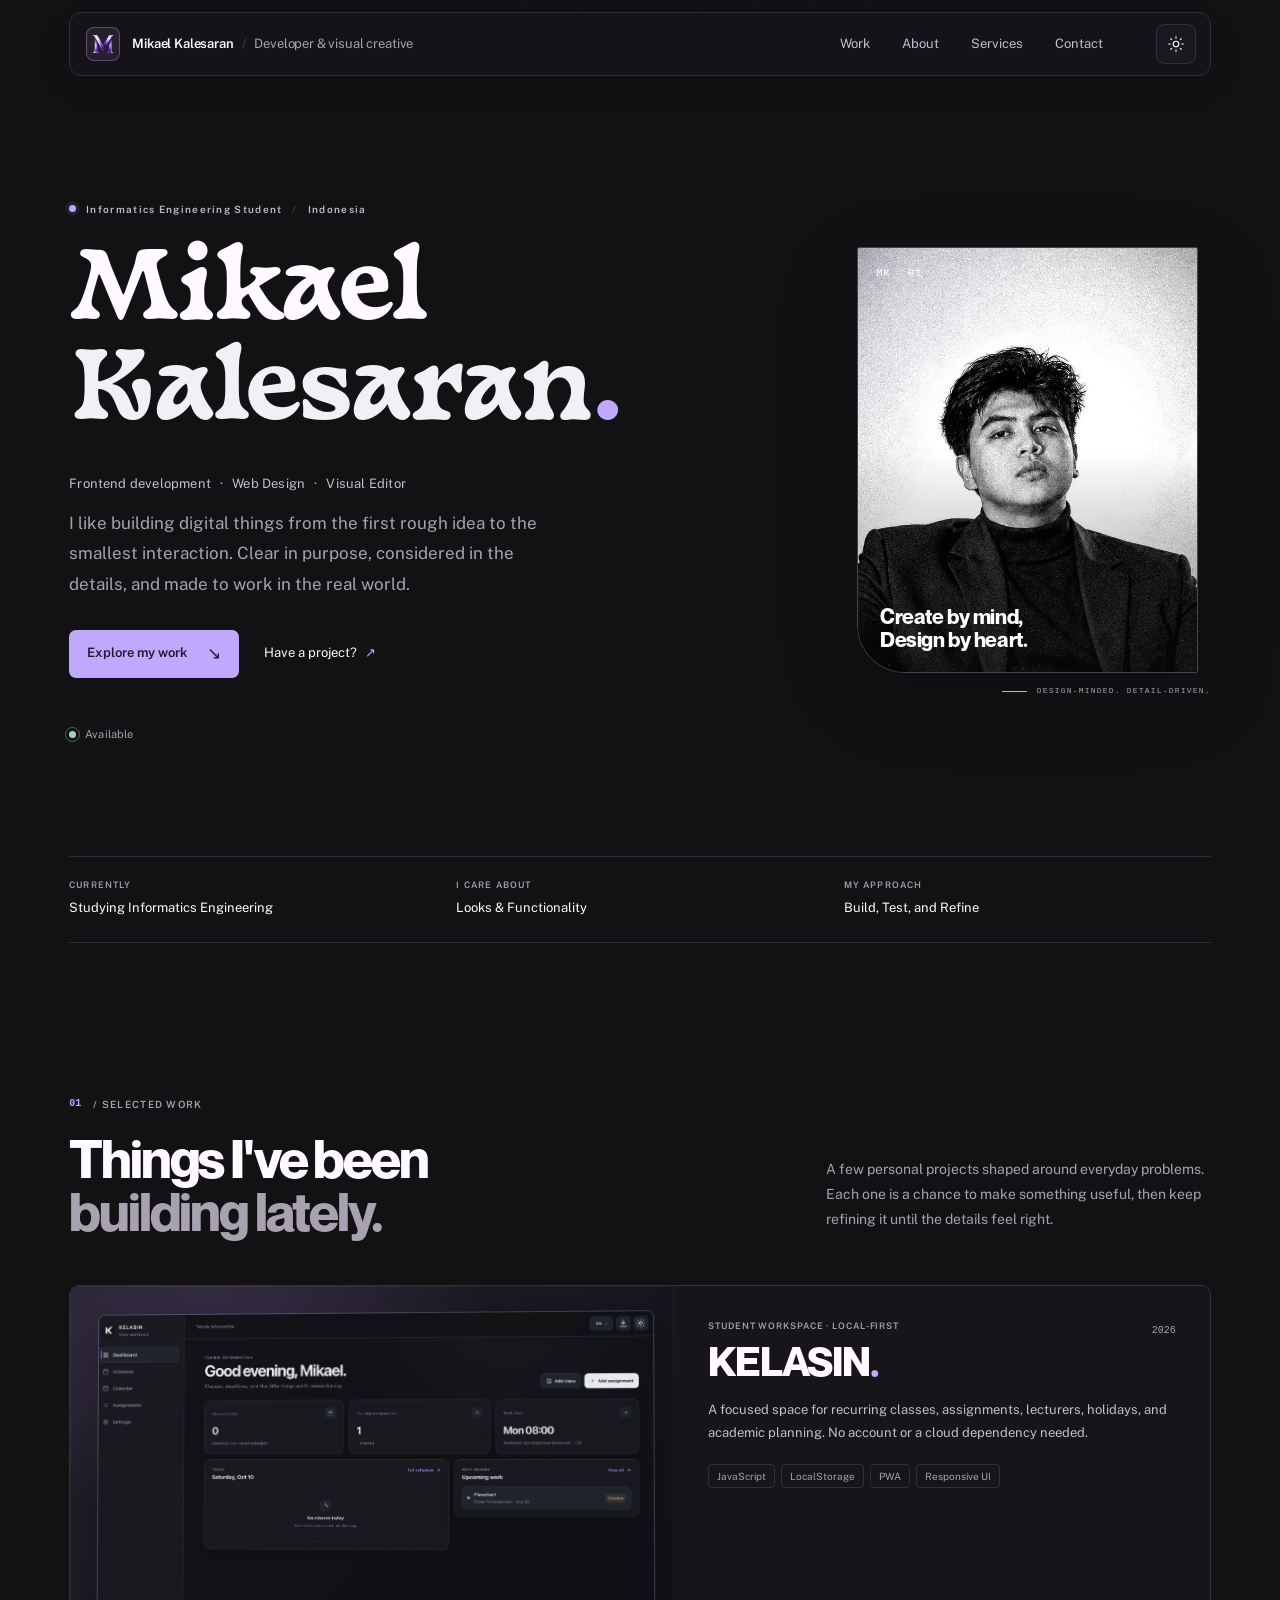
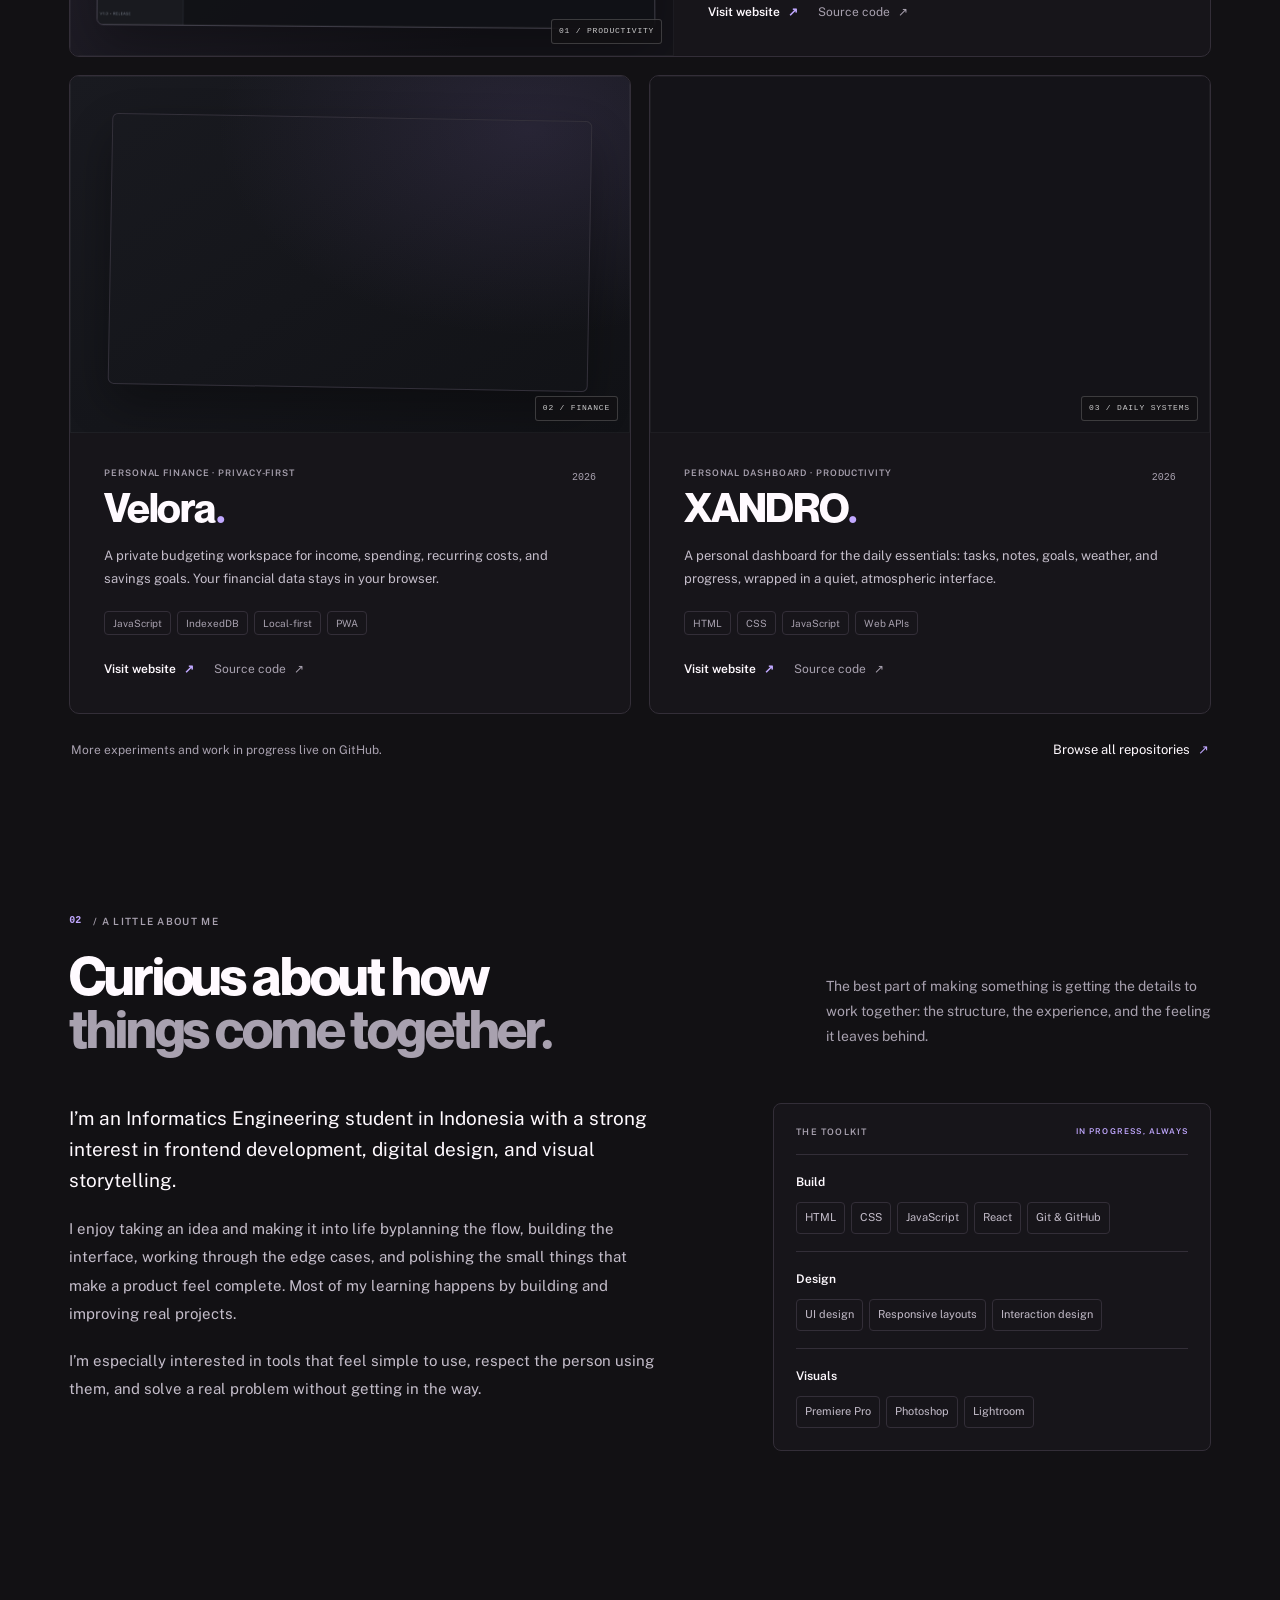
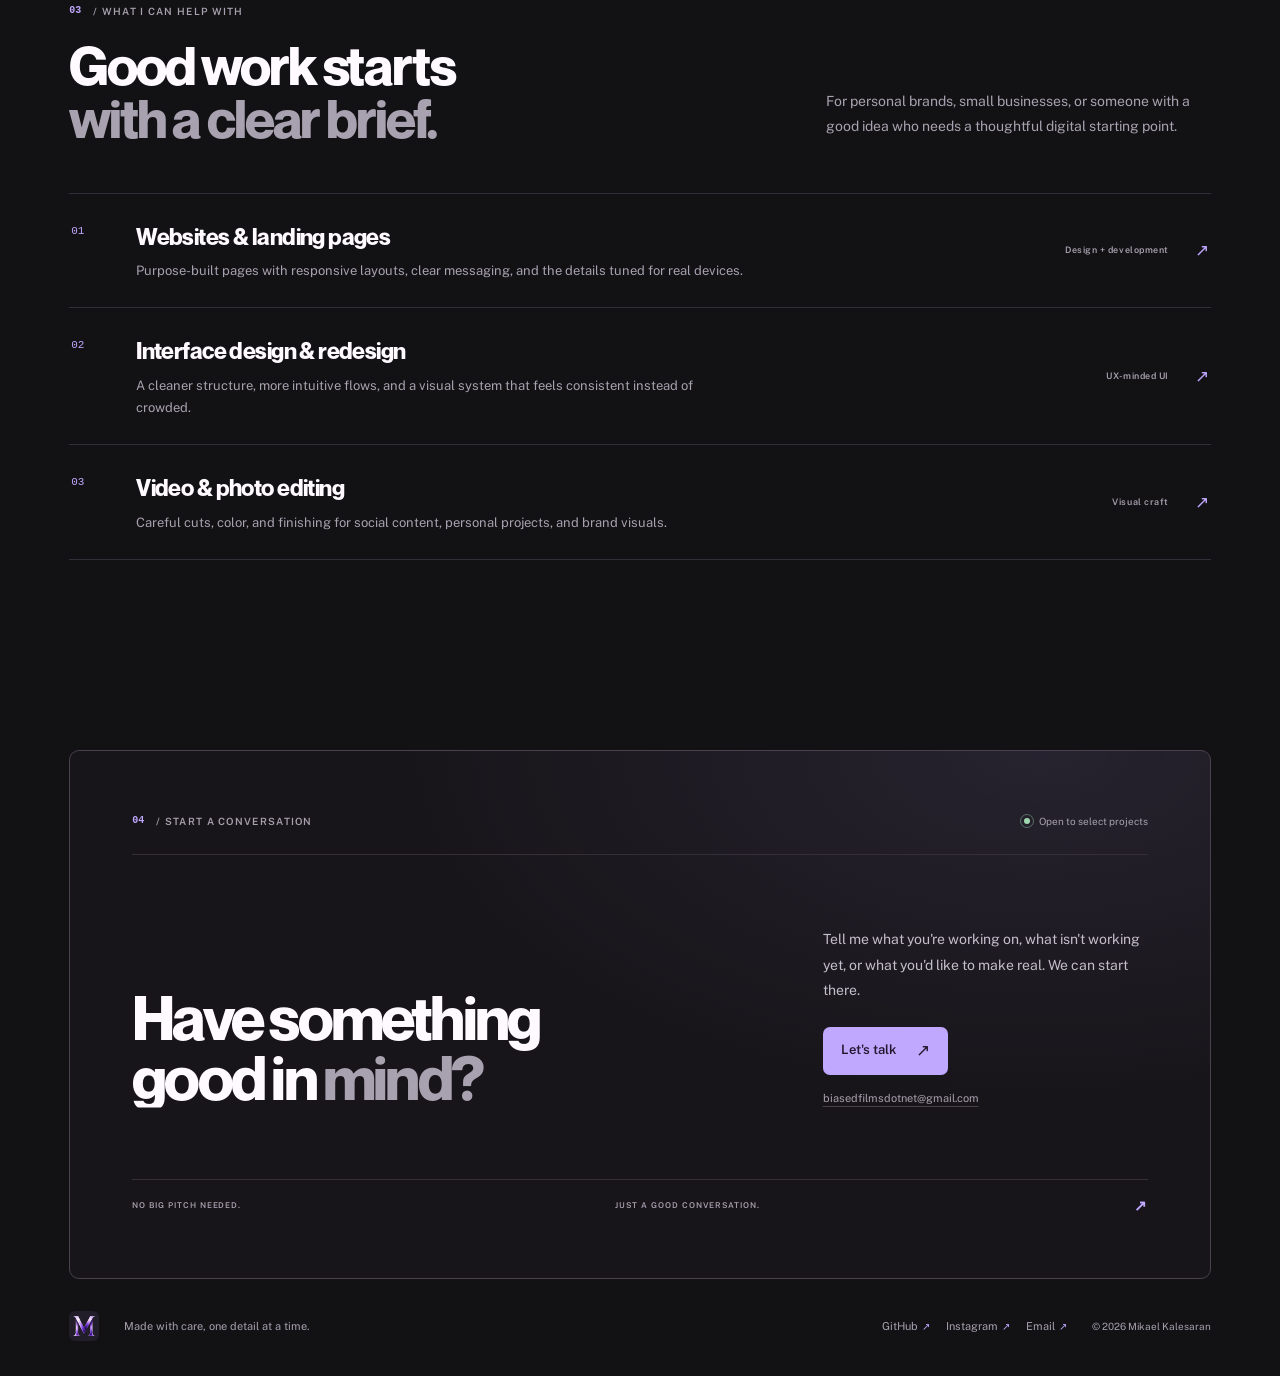
<file: index.html>
<!doctype html>
<html lang="en">

<head>
  <meta charset="utf-8">
  <meta name="viewport" content="width=device-width, initial-scale=1">
  <meta name="google-site-verification" content="dPDmybD6yY6AcJtFiTHgliAY_JT1-CyQ-umgRuA-eIM">
  <meta name="theme-color" content="#121114">
  <meta name="color-scheme" content="dark light">
  <meta name="description"
    content="Mikael Kalesaran is an Indonesian frontend developer and visual creative building thoughtful, practical digital experiences. Explore selected projects, capabilities, and ways to get in touch.">
  <meta name="author" content="Mikael Kalesaran">
  <link rel="canonical" href="https://mikaelkalesaran.com/">
  <link rel="icon" href="assets/favicon.png" type="image/png" sizes="256x256">
  <link rel="apple-touch-icon" href="assets/apple-touch-icon.png" sizes="180x180">
  <link rel="preload" as="image" href="assets/profile.jpg" fetchpriority="high">
  <link rel="preconnect" href="https://fonts.googleapis.com">
  <link rel="preconnect" href="https://fonts.gstatic.com" crossorigin>
  <link href="https://fonts.googleapis.com/css2?family=Public+Sans:wght@400;500;600;700&amp;display=swap"
    rel="stylesheet">
  <meta property="og:type" content="website">
  <meta property="og:site_name" content="Mikael Kalesaran">
  <meta property="og:title" content="Mikael Kalesaran">
  <meta property="og:description" content="Thoughtful web development, interface design, and visual craft.">
  <meta property="og:url" content="https://mikaelkalesaran.com/">
  <meta property="og:image" content="https://mikaelkalesaran.com/assets/preview.png">
  <meta property="og:image:width" content="1200">
  <meta property="og:image:height" content="630">
  <meta name="twitter:card" content="summary_large_image">
  <meta name="twitter:title" content="Mikael Kalesaran">
  <meta name="twitter:description" content="Thoughtful web development, interface design, and visual craft.">
  <meta name="twitter:image" content="https://mikaelkalesaran.com/assets/preview.png">
  <title>Mikael Kalesaran</title>
  <link rel="stylesheet" href="style.css?v=2.3.0">
  <script type="application/ld+json">
  {
    "@context": "https://schema.org",
    "@type": "Person",
    "name": "Mikael Kalesaran",
    "url": "https://mikaelkalesaran.com/",
    "jobTitle": "Frontend Developer and Visual Creative",
    "email": "mailto:biasedfilmsdotnet@gmail.com",
    "sameAs": [
      "https://github.com/biasedfilms",
      "https://www.instagram.com/mikaelkalesaran/"
    ]
  }
  </script>
</head>

<body>
  <a class="skip-link" href="#main">Skip to content</a>
  <div class="reading-progress" aria-hidden="true"></div>

  <header class="site-header">
    <div class="site-header-inner">
      <a class="brand" href="#top" aria-label="Mikael Kalesaran, home">

        <span class="brand-mark">
          <img src="assets/logo.png" alt="" width="22" height="22">
        </span>

        <span class="brand-name">Mikael Kalesaran <span class="brand-divider">/</span> <span
            class="brand-descriptor">Developer &amp; visual creative</span></span>
      </a>

      <nav class="primary-nav" aria-label="Main navigation">
        <a class="nav-link" href="#work">Work</a>
        <a class="nav-link" href="#about">About</a>
        <a class="nav-link" href="#services">Services</a>
        <a class="nav-link" href="#contact">Contact</a>
      </nav>

      <button class="theme-toggle" type="button" aria-label="Switch to light theme" title="Switch to light theme">
        <svg class="theme-icon theme-icon-sun" viewBox="0 0 24 24" aria-hidden="true">
          <circle cx="12" cy="12" r="3.7"></circle>
          <path
            d="M12 2.3v2M12 19.7v2M4.9 4.9l1.4 1.4M17.7 17.7l1.4 1.4M2.3 12h2M19.7 12h2M4.9 19.1l1.4-1.4M17.7 6.3l1.4-1.4">
          </path>
        </svg>
        <svg class="theme-icon theme-icon-moon" viewBox="0 0 24 24" aria-hidden="true">
          <path d="M20.2 15.2A8.4 8.4 0 0 1 8.8 3.8a8.5 8.5 0 1 0 11.4 11.4Z"></path>
        </svg>
      </button>
    </div>
  </header>

  <main id="main" class="page-shell">
    <section class="hero" id="top" aria-labelledby="hero-title">
      <div class="hero-copy">
        <p class="eyebrow hero-eyebrow" data-reveal>
          <span class="eyebrow-mark" aria-hidden="true"></span>
          Informatics Engineering Student <span class="eyebrow-divider">/</span> Indonesia
        </p>
        <h1 id="hero-title" class="hero-title" data-reveal style="--reveal-delay: 70ms"><span
            class="hero-title-line">Mikael</span><span class="hero-title-line">Kalesaran<span
              class="title-period">.</span></span></h1>
        <p class="hero-role" data-reveal style="--reveal-delay: 140ms">Frontend development <span>·</span> Web
          Design <span>·</span> Visual Editor</p>
        <p class="hero-description" data-reveal style="--reveal-delay: 210ms">I like building digital things from the
          first rough idea to the smallest interaction. Clear in purpose, considered in the details, and made to work in
          the real world.</p>
        <div class="hero-actions" data-reveal style="--reveal-delay: 280ms">
          <a class="button button-primary" href="#work">Explore my work <span aria-hidden="true">↘</span></a>
          <a class="text-link" href="mailto:biasedfilmsdotnet@gmail.com">Have a project? <span
              aria-hidden="true">↗</span></a>
        </div>
        <div class="hero-footnote" data-reveal style="--reveal-delay: 340ms">
          <span class="availability-dot" aria-hidden="true"></span>
          <span>Available</span>
        </div>
      </div>

      <div class="hero-visual" data-reveal style="--reveal-delay: 180ms">
        <div class="portrait-frame">
          <img src="assets/profile.jpg" alt="Mikael Kalesaran in a black-and-white portrait" width="640" height="853"
            fetchpriority="high">
          <span class="portrait-index">MK<span>—</span>01</span>
          <span class="portrait-caption">Create by mind,<br>Design by heart.</span>
        </div>
        <div class="visual-note"><span class="visual-note-line"></span><span>DESIGN-MINDED. DETAIL-DRIVEN.</span></div>
      </div>
    </section>

    <div class="intro-strip" aria-label="Current focus">
      <div class="intro-stat" data-reveal style="--reveal-delay: 0ms"><span class="stat-label">CURRENTLY</span><span
          class="stat-value">Studying Informatics Engineering</span></div>
      <div class="intro-stat" data-reveal style="--reveal-delay: 70ms"><span class="stat-label">I CARE ABOUT</span><span
          class="stat-value">Looks &amp; Functionality</span></div>
      <div class="intro-stat" data-reveal style="--reveal-delay: 140ms"><span class="stat-label">MY APPROACH</span><span
          class="stat-value">Build, Test, and Refine</span></div>
    </div>

    <section id="work" class="content-section work-section" aria-labelledby="work-title">
      <div class="section-heading" data-reveal>
        <div>
          <p class="section-kicker"><span>01</span> / SELECTED WORK</p>
          <h2 id="work-title">Things I've been<br><em>building lately.</em></h2>
        </div>
        <p class="section-summary">A few personal projects shaped around everyday problems. Each one is a chance to make
          something useful, then keep refining it until the details feel right.</p>
      </div>

      <div class="project-grid">
        <article class="project-card project-card-featured" data-reveal>
          <a class="project-art project-art-kelasin" href="https://kelasin.app/" target="_blank"
            rel="noopener noreferrer" aria-label="Open KELASIN website">
            <img class="project-preview-image project-preview-image-kelasin" src="assets/preview/kelasin-preview.webp"
              alt="Preview of the KELASIN academic planner interface" width="1160" height="564" loading="lazy"
              decoding="async">
            <span class="art-index">01 / PRODUCTIVITY</span>
          </a>
          <div class="project-copy">
            <div class="project-title-row">
              <div>
                <p class="project-type">Student workspace · Local-first</p>
                <h3>KELASIN<span class="project-period">.</span></h3>
              </div><span class="project-year">2026</span>
            </div>
            <p class="project-description">A focused space for recurring classes, assignments, lecturers, holidays, and
              academic planning. No account or a cloud dependency needed.</p>
            <div class="tag-list" aria-label="Technologies">
              <span>JavaScript</span><span>LocalStorage</span><span>PWA</span><span>Responsive UI</span>
            </div>
            <div class="project-links"><a class="project-link" href="https://kelasin.app/" target="_blank"
                rel="noopener noreferrer">Visit website <span aria-hidden="true">↗</span></a><a class="source-link"
                href="https://github.com/biasedfilms/kelasin" target="_blank" rel="noopener noreferrer">Source code
                <span aria-hidden="true">↗</span></a></div>
          </div>
        </article>

        <article class="project-card project-card-standard" data-reveal style="--reveal-delay: 80ms">
          <a class="project-art project-art-velora" href="https://velora-mikael.vercel.app/" target="_blank"
            rel="noopener noreferrer" aria-label="Open Velora website">
            <img class="project-preview-image project-preview-image-velora" src="assets/preview/velora-preview.webp"
              alt="Preview of the Velora personal finance dashboard" width="948" height="522" loading="lazy"
              decoding="async">
            <span class="art-index">02 / FINANCE</span>
          </a>
          <div class="project-copy">
            <div class="project-title-row">
              <div>
                <p class="project-type">Personal finance · Privacy-first</p>
                <h3>Velora<span class="project-period">.</span></h3>
              </div><span class="project-year">2026</span>
            </div>
            <p class="project-description">A private budgeting workspace for income, spending, recurring costs, and
              savings goals. Your financial data stays in your browser.</p>
            <div class="tag-list" aria-label="Technologies">
              <span>JavaScript</span><span>IndexedDB</span><span>Local-first</span><span>PWA</span>
            </div>
            <div class="project-links"><a class="project-link" href="https://velora-mikael.vercel.app/" target="_blank"
                rel="noopener noreferrer">Visit website <span aria-hidden="true">↗</span></a><a class="source-link"
                href="https://github.com/biasedfilms/velora" target="_blank" rel="noopener noreferrer">Source code <span
                  aria-hidden="true">↗</span></a></div>
          </div>
        </article>

        <article class="project-card project-card-standard" data-reveal style="--reveal-delay: 140ms">
          <a class="project-art project-art-xandro" href="https://mikaelkalesaran.com/xandro/" target="_blank"
            rel="noopener noreferrer" aria-label="Open XANDRO personal dashboard">
            <img class="project-preview-image project-preview-image-xandro" src="assets/preview/xandro-preview.webp"
              alt="Preview of the XANDRO personal dashboard interface" width="1604" height="900" loading="lazy"
              decoding="async">
            <span class="art-index">03 / DAILY SYSTEMS</span>
          </a>
          <div class="project-copy">
            <div class="project-title-row">
              <div>
                <p class="project-type">Personal dashboard · Productivity</p>
                <h3>XANDRO<span class="project-period">.</span></h3>
              </div><span class="project-year">2026</span>
            </div>
            <p class="project-description">A personal dashboard for the daily essentials: tasks, notes, goals, weather,
              and progress, wrapped in a quiet, atmospheric interface.</p>
            <div class="tag-list" aria-label="Technologies">
              <span>HTML</span><span>CSS</span><span>JavaScript</span><span>Web APIs</span>
            </div>
            <div class="project-links"><a class="project-link" href="https://mikaelkalesaran.com/xandro/"
                target="_blank" rel="noopener noreferrer">Visit website <span aria-hidden="true">↗</span></a><a
                class="source-link" href="https://github.com/biasedfilms/mikael-kalesaran/tree/main/xandro"
                target="_blank" rel="noopener noreferrer">Source code <span aria-hidden="true">↗</span></a></div>
          </div>
        </article>
      </div>
      <div class="all-work-row" data-reveal><span>More experiments and work in progress live on GitHub.</span><a
          class="text-link" href="https://github.com/biasedfilms?tab=repositories" target="_blank"
          rel="noopener noreferrer">Browse all repositories <span aria-hidden="true">↗</span></a></div>
    </section>

    <section id="about" class="content-section about-section" aria-labelledby="about-title">
      <div class="section-heading" data-reveal>
        <div>
          <p class="section-kicker"><span>02</span> / A LITTLE ABOUT ME</p>
          <h2 id="about-title">Curious about how<br><em>things come together.</em></h2>
        </div>
        <p class="section-summary">The best part of making something is getting the details to work together: the
          structure, the experience, and the feeling it leaves behind.</p>
      </div>
      <div class="about-grid">
        <div class="about-story" data-reveal>
          <p>I’m an Informatics Engineering student in Indonesia with a strong interest in frontend development, digital
            design, and visual storytelling.</p>
          <p>I enjoy taking an idea and making it into life byplanning the flow, building the interface, working through
            the edge cases, and polishing the small things that make a product feel complete. Most of my learning
            happens by building and improving real projects.</p>
          <p>I’m especially interested in tools that feel simple to use, respect the person using them, and solve a real
            problem without getting in the way.</p>
        </div>
        <aside class="toolkit-panel" data-reveal style="--reveal-delay: 100ms">
          <div class="toolkit-heading"><span>THE TOOLKIT</span><span>IN PROGRESS, ALWAYS</span></div>
          <div class="toolkit-group">
            <h3>Build</h3>
            <div class="toolkit-tags">
              <span>HTML</span><span>CSS</span><span>JavaScript</span><span>React</span><span>Git &amp; GitHub</span>
            </div>
          </div>
          <div class="toolkit-group">
            <h3>Design</h3>
            <div class="toolkit-tags"><span>UI design</span><span>Responsive layouts</span><span>Interaction
                design</span></div>
          </div>
          <div class="toolkit-group">
            <h3>Visuals</h3>
            <div class="toolkit-tags"><span>Premiere Pro</span><span>Photoshop</span><span>Lightroom</span></div>
          </div>
        </aside>
      </div>
    </section>

    <section id="services" class="content-section services-section" aria-labelledby="services-title">
      <div class="section-heading" data-reveal>
        <div>
          <p class="section-kicker"><span>03</span> / WHAT I CAN HELP WITH</p>
          <h2 id="services-title">Good work starts<br><em>with a clear brief.</em></h2>
        </div>
        <p class="section-summary">For personal brands, small businesses, or someone with a good idea who needs a
          thoughtful digital starting point.</p>
      </div>
      <div class="services-list">
        <article class="service-row" data-reveal><span class="service-index">01</span>
          <div class="service-main">
            <h3>Websites &amp; landing pages</h3>
            <p>Purpose-built pages with responsive layouts, clear messaging, and the details tuned for real devices.</p>
          </div><span class="service-category">Design + development</span><span class="service-arrow"
            aria-hidden="true">↗</span>
        </article>
        <article class="service-row" data-reveal style="--reveal-delay: 60ms"><span class="service-index">02</span>
          <div class="service-main">
            <h3>Interface design &amp; redesign</h3>
            <p>A cleaner structure, more intuitive flows, and a visual system that feels consistent instead of crowded.
            </p>
          </div><span class="service-category">UX-minded UI</span><span class="service-arrow"
            aria-hidden="true">↗</span>
        </article>
        <article class="service-row" data-reveal style="--reveal-delay: 120ms"><span class="service-index">03</span>
          <div class="service-main">
            <h3>Video &amp; photo editing</h3>
            <p>Careful cuts, color, and finishing for social content, personal projects, and brand visuals.</p>
          </div><span class="service-category">Visual craft</span><span class="service-arrow"
            aria-hidden="true">↗</span>
        </article>
      </div>
    </section>

    <section id="contact" class="contact-section" aria-labelledby="contact-title">
      <div class="contact-topline" data-reveal><span class="section-kicker"><span>04</span> / START A
          CONVERSATION</span><span class="contact-status"><i aria-hidden="true"></i> Open to select projects</span>
      </div>
      <div class="contact-main" data-reveal>
        <h2 id="contact-title">Have something<br>good in <em>mind?</em></h2>
        <div class="contact-aside">
          <p>Tell me what you're working on, what isn't working yet, or what you'd like to make real. We can start
            there.</p><a class="button button-primary contact-button" href="mailto:biasedfilmsdotnet@gmail.com">Let's
            talk <span aria-hidden="true">↗</span></a><a class="contact-email"
            href="mailto:biasedfilmsdotnet@gmail.com">biasedfilmsdotnet@gmail.com</a>
        </div>
      </div>
      <div class="contact-bottomline" aria-hidden="true"><span>NO BIG PITCH NEEDED.</span><span>JUST A GOOD
          CONVERSATION.</span><span>↗</span></div>
    </section>

    <footer class="site-footer">
      <span class="footer-brand">
        <img src="assets/logo.png" alt="" width="22" height="20">
      </span>
      <p>Made with care, one detail at a time.</p>
      <div class="footer-links"><a href="https://github.com/biasedfilms" target="_blank"
          rel="noopener noreferrer">GitHub <span aria-hidden="true">↗</span></a><a
          href="https://www.instagram.com/mikaelkalesaran/" target="_blank" rel="noopener noreferrer">Instagram <span
            aria-hidden="true">↗</span></a><a href="mailto:biasedfilmsdotnet@gmail.com">Email <span
            aria-hidden="true">↗</span></a></div>
      <span class="copyright">© <span id="current-year">2026</span> Mikael Kalesaran</span>
    </footer>
  </main>

  <script src="script.js?v=2.2.0" defer></script>
</body>

</html>
</file>
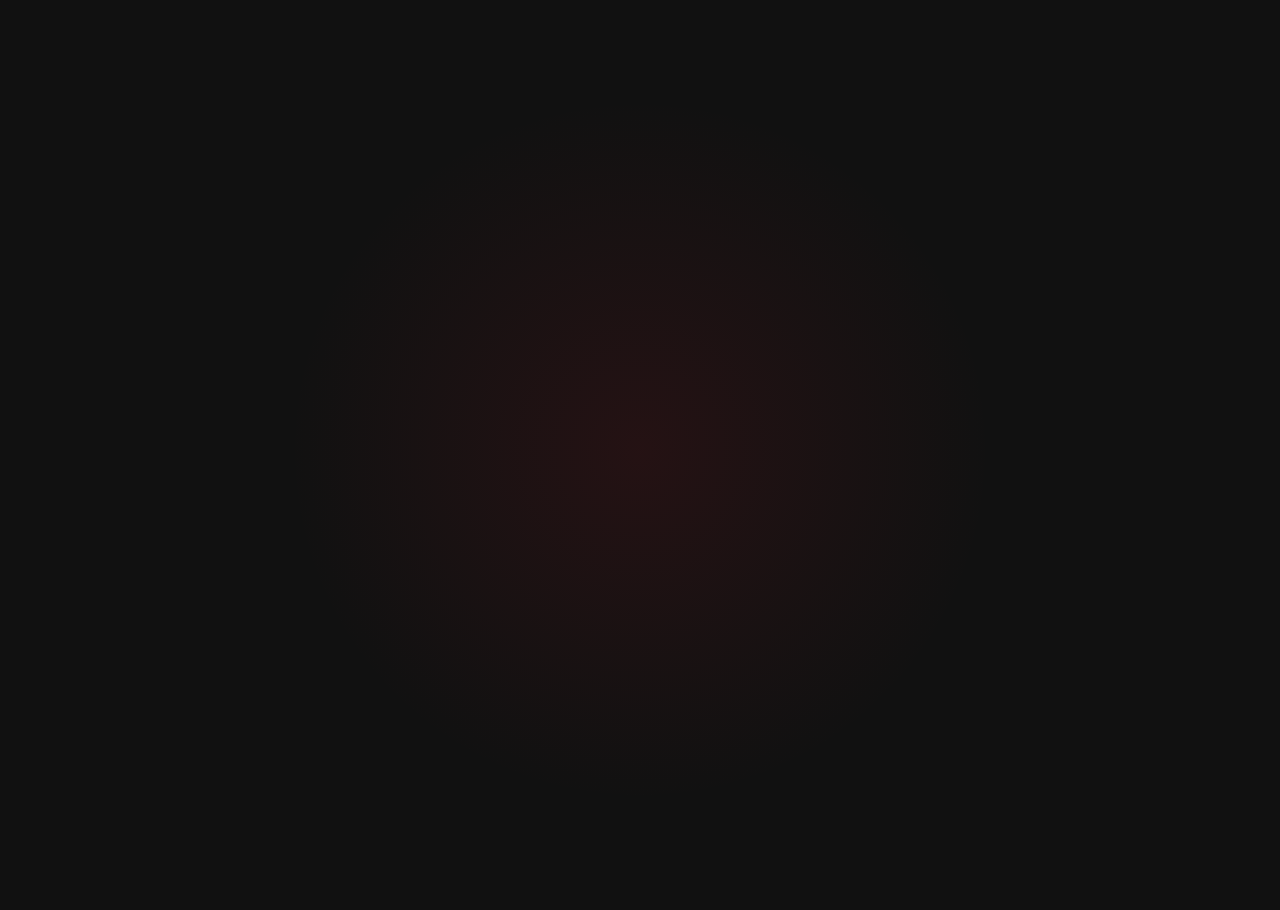
<file: xandro/index.html>
<!DOCTYPE html>
<html lang="en">

<head>

    <meta charset="UTF-8">

    <meta name="viewport" content="width=device-width, initial-scale=1.0">

    <title>XANDRO</title>

    <link rel="icon" type="image/png" href="favicon.png">
    <link rel="apple-touch-icon" href="favicon.png">
    <meta name="theme-color" content="#D63A4F">

    <link rel="preconnect" href="https://fonts.googleapis.com">

    <link rel="preconnect" href="https://fonts.gstatic.com" crossorigin>

    <link href="https://fonts.googleapis.com/css2?family=Bebas+Neue&family=Inter:wght@300;400;500;600;700&family=JetBrains+Mono:wght@500;700&display=swap"
        rel="stylesheet">

    <link rel="stylesheet" href="css/style.css">
    <link rel="stylesheet" href="css/modules.css">
    <link rel="stylesheet" href="css/animations.css">
    <link rel="stylesheet" href="css/responsive.css?v=1.2.0">

</head>

<body>

    <div id="dashboard-background">
        <video id="background-video" autoplay muted loop playsinline preload="none">
            <source data-src="assets/video/topo.webm" type="video/webm">
        </video>

        <div class="background-overlay"></div>
    </div>

    

    <!-- ========================================
            XANDRO FIRST LAUNCH EXPERIENCE
    ======================================== -->

    <div id="boot-screen">

    <!-- ========================================
         BOOT CENTER
    ========================================= -->

    <div id="boot-center">

        <div class="boot-branding">

            <h1 id="boot-logo">XANDRO</h1>

            <p id="boot-tagline">
                PERSONAL DASHBOARD.
            </p>

        </div>

    </div>

    <!-- ========================================
         WELCOME LAYER
    ========================================= -->

    <div id="welcome-layer">

        <div id="welcome-content">

            <h2>Welcome.</h2>

            <p class="welcome-subtitle">
                What should we call you?
            </p>

            <input
                id="name-input"
                placeholder="Enter your name"
            >

            <div class="welcome-actions">

                <p id="name-error"></p>

                <button id="continue-btn">
                    Proceed ➤
                </button>

            </div>

        </div>

    </div>

</div>    

    <div id="app">

    <main class="dashboard">

        <!-- ===================================== -->
        <!-- HEADER -->
        <!-- ===================================== -->

        

        <header class="top-bar">

            <div class="branding">

                <h1>XANDRO</h1>

                <p id="greeting">

                    Loading...

                </p>

                <span class="dashboard-tagline">

                    Personal Dashboard

                </span>

            </div>

            <div class="header-center">

                <div
                    class="clock"
                    id="current-time">

                    00:00:00

                </div>

                <div
                    class="date"
                    id="current-date">

                    Loading...

                </div>

            </div>

            <div class="weather">

                <div class="weather-main">

                    <span id="weather-icon">☀</span>

                    <span id="weather-temp">--°</span>

                </div>

                <div class="weather-location">

                    <span id="weather-city">

                        Loading...

                    </span>

                </div>

            </div>

        </header>



        <!-- ===================================== -->
        <!-- DASHBOARD -->
        <!-- ===================================== -->

        <section class="dashboard-grid">



            <!-- ===================================== -->
            <!-- LEFT COLUMN -->
            <!-- ===================================== -->

            <div class="left-column">



                <!-- ===================================== -->
                <!-- TODAY'S TASKS -->
                <!-- ===================================== -->

                <section
                    class="card"
                    id="todo-card">

                    <div class="card-header">

                        <h2>Today's Tasks</h2>

                        <button id="add-task-btn">

                            +

                        </button>

                    </div>



                    <div class="task-input-container hidden">

                        <input
                            type="text"
                            id="task-input"
                            placeholder="What needs to be done today?"
                            maxlength="100">

                    </div>



                    <div class="todo-content">

                        <ul id="task-list">

                            <!-- Generated by todo.js -->

                        </ul>

                    </div>

                </section>



                <!-- ===================================== -->
                <!-- NOTES -->
                <!-- ===================================== -->

                <section class="card notes">

                    <div class="card-header">

                        <h2>Notes</h2>

                        <span id="notes-status">

                            Saved

                        </span>

                    </div>

                    <div class="notes-content">

                        <textarea
                            id="notes-input"
                            placeholder="Write anything..."></textarea>

                    </div>

                </section>



            </div>



            <!-- ===================================== -->
            <!-- RIGHT COLUMN -->
            <!-- ===================================== -->

            <div class="right-column">



                <!-- ===================================== -->
                <!-- QUOTE -->
                <!-- ===================================== -->

                <section class="card quote">

                    <h2>Quote</h2>

                    <blockquote id="quote-text">

                        Loading...

                    </blockquote>

                    <p id="quote-author">

                        Unknown

                    </p>

                </section>



                <!-- ===================================== -->
                <!-- PROGRESS -->
                <!-- ===================================== -->

                <section class="card progress">

                    <h2>Progress</h2>

                    <div class="progress-container">

                        <div class="progress-bar">

                            <div id="progress-fill"></div>

                        </div>

                        <div class="progress-stats">

                            <p>

                                <span id="completed-count">0</span>

                                /

                                <span id="total-count">0</span>

                                Tasks Completed

                            </p>

                            <h3 id="progress-percent">

                                0%

                            </h3>

                        </div>

                    </div>

                </section>



                <!-- ===================================== -->
                <!-- GOALS -->
                <!-- ===================================== -->

                <section class="card goals">

                    <div class="card-header">

                        <h2>Goals</h2>

                        <button id="add-goal-btn">

                            +

                        </button>

                    </div>

                    <div class="goal-input-container hidden">

                        <input
                            id="goal-input"
                            type="text"
                            placeholder="What is your next goal?"
                            maxlength="120">

                    </div>

                    <div class="goals-content">

                        <ul id="goals-list">

                            <!-- Generated by goals.js -->

                        </ul>

                    </div>

                </section>



            </div>

        </section>

    </main>


    </div>
    <!-- ===================================== -->
    <!-- JAVASCRIPT -->
    <!-- ===================================== -->

    <script src="js/storage.js"></script>
    <script src="js/setup.js"></script>
    <script src="js/greeting.js"></script>
    <script src="js/clock.js"></script>
    <script src="js/todo.js"></script>
    <script src="js/quotes.js"></script>
    <script src="js/progress.js"></script>
    <script src="js/goals.js"></script>
    <script src="js/notes.js"></script>
    <script src="js/config.js"></script>
    <script src="js/weather.js"></script>
    <script src="js/app.js"></script>

</body>

</html>
</file>
<file: style.css>
@font-face {
  font-family: "Basteleur";
  src: url("assets/fonts/Basteleur-Bold.woff2") format("woff2");
  font-style: normal;
  font-weight: 700;
  font-display: swap;
}

@font-face {
  font-family: "Neue Montreal";
  src: url("assets/fonts/NeueMontreal-Bold.otf") format("opentype");
  font-style: normal;
  font-weight: 700;
  font-display: swap;
}

:root {
  color-scheme: dark;
  --bg: #121114;
  --bg-elevated: #17151a;
  --surface: #1b191f;
  --surface-raised: #211e26;
  --text: #f2eff5;
  --text-strong: #fffaff;
  --muted: #a8a1af;
  --muted-strong: #c4bdca;
  --line: #332e38;
  --line-strong: #4a414f;
  --accent: #c1a8ff;
  --accent-strong: #d8c8ff;
  --accent-soft: rgba(193, 168, 255, .09);
  --accent-line: rgba(193, 168, 255, .34);
  --green: #9ed8b0;
  --shadow: 0 24px 80px rgba(0, 0, 0, .20);
  --page-width: 1160px;
  --page-gutter: clamp(22px, 5.4vw, 76px);
  --ease-out: cubic-bezier(.22, 1, .36, 1);
  --ease-in-out: cubic-bezier(.65, 0, .35, 1);
  --grid-ink: rgba(255, 255, 255, .024);
  --progress: 0;
}

:root[data-theme="light"] {
  color-scheme: light;
  --bg: #f3f0ec;
  --bg-elevated: #f8f5f1;
  --surface: #faf8f5;
  --surface-raised: #eeeaee;
  --text: #4e4853;
  --text-strong: #201b24;
  --muted: #706977;
  --muted-strong: #514a59;
  --line: #ddd6e0;
  --line-strong: #c8bfce;
  --accent: #7153b8;
  --accent-strong: #5f419f;
  --accent-soft: rgba(113, 83, 184, .08);
  --accent-line: rgba(113, 83, 184, .28);
  --green: #34794c;
  --shadow: 0 24px 80px rgba(47, 34, 57, .08);
  --grid-ink: rgba(38, 26, 48, .035);
}

*,
*::before,
*::after {
  box-sizing: border-box;
}

html {
  scroll-behavior: smooth;
  scroll-padding-top: 112px;
  background: var(--bg);
}

body {
  min-width: 320px;
  margin: 0;
  background: var(--bg);
  color: var(--text);
  font-family: "Public Sans", -apple-system, BlinkMacSystemFont, "Segoe UI", sans-serif;
  font-size: 16px;
  line-height: 1.6;
  -webkit-font-smoothing: antialiased;
  -moz-osx-font-smoothing: grayscale;
  text-rendering: optimizeLegibility;
  transition: background-color .35s ease, color .35s ease;
}

body::before {
  position: fixed;
  z-index: -1;
  inset: 0;
  content: "";
  pointer-events: none;
  background-image: linear-gradient(var(--grid-ink) 1px, transparent 1px), linear-gradient(90deg, var(--grid-ink) 1px, transparent 1px);
  background-size: 58px 58px;
  opacity: .8;
  mask-image: radial-gradient(ellipse at 50% 18%, #000 0%, transparent 72%);
}

::selection {
  color: var(--text-strong);
  background: var(--accent-line);
}

a {
  color: inherit;
}

button,
a {
  -webkit-tap-highlight-color: transparent;
}

button,
input {
  font: inherit;
}

img {
  max-width: 100%;
}

:focus-visible {
  outline: 2px solid var(--accent);
  outline-offset: 4px;
}

.skip-link {
  position: fixed;
  top: 12px;
  left: 12px;
  z-index: 200;
  padding: 10px 14px;
  transform: translateY(-160%);
  border: 1px solid var(--line-strong);
  border-radius: 6px;
  background: var(--surface);
  color: var(--text-strong);
  text-decoration: none;
  transition: transform .2s ease;
}

.skip-link:focus {
  transform: translateY(0);
}

.reading-progress {
  position: fixed;
  z-index: 150;
  inset: 0 auto auto 0;
  width: 100%;
  height: 2px;
  pointer-events: none;
  background: var(--accent);
  transform: scaleX(var(--progress));
  transform-origin: left center;
}

.site-header {
  position: sticky;
  z-index: 100;
  top: 12px;
  width: min(calc(100% - 2 * var(--page-gutter)), 1260px);
  margin: 12px auto 0;
  border: 1px solid var(--line);
  border-radius: 12px;
  background: color-mix(in srgb, var(--bg-elevated) 90%, transparent);
  box-shadow: 0 12px 36px rgba(0, 0, 0, .06);
  backdrop-filter: blur(18px) saturate(1.2);
  -webkit-backdrop-filter: blur(18px) saturate(1.2);
}

.site-header-inner {
  display: grid;
  grid-template-columns: minmax(250px, 1fr) auto 42px;
  align-items: center;
  gap: clamp(16px, 3vw, 44px);
  min-height: 62px;
  padding: 9px 12px 9px 16px;
}

.brand {
  display: inline-flex;
  align-items: center;
  gap: 12px;
  min-width: 0;
  width: fit-content;
  color: var(--text-strong);
  text-decoration: none;
}

.brand-mark {
  display: inline-grid;
  place-items: center;
  flex: 0 0 auto;
  width: 34px;
  height: 34px;
  border: 1px solid var(--accent-line);
  border-radius: 8px;
  color: var(--text-strong);
  font-family: "Neue Montreal", "Public Sans", sans-serif;
  font-size: 21px;
  letter-spacing: -2px;
  line-height: 1;
  background: var(--accent-soft);
}

.footer-brand
  {
    display: inline-grid;
    place-items: center;
    flex: 0 0 auto;
    width: 34px;
    height: 34px;
    color: var(--text-strong);
    font-family: "Neue Montreal", "Public Sans", sans-serif;
    font-size: 21px;
    letter-spacing: -2px;
    line-height: 1;
    background: var(--accent-soft);
  }
.brand-mark span,
.footer-brand span {
  color: var(--accent);
}

.brand-mark img {
  display: block;
  width: 22px;
  height: 22px;
  object-fit: contain;
}


.brand-name {
  overflow: hidden;
  font-size: 13px;
  font-weight: 600;
  letter-spacing: -.15px;
  white-space: nowrap;
  text-overflow: ellipsis;
}

.brand-divider {
  padding: 0 5px;
  color: var(--line-strong);
  font-weight: 400;
}

.brand-descriptor {
  color: var(--muted);
  font-weight: 400;
}

.primary-nav {
  display: flex;
  align-items: center;
  justify-content: center;
  gap: 4px;
}

.nav-link {
  position: relative;
  display: inline-flex;
  align-items: center;
  justify-content: center;
  min-height: 38px;
  padding: 0 13px;
  border: 1px solid transparent;
  border-radius: 7px;
  color: var(--muted-strong);
  font-size: 13px;
  text-decoration: none;
  transition: color .22s ease, background-color .22s ease, border-color .22s ease;
}

.nav-link:hover,
.nav-link[aria-current="location"] {
  color: var(--text-strong);
  background: var(--accent-soft);
}

.nav-link[aria-current="location"] {
  border-color: var(--accent-line);
}

.theme-toggle {
  display: grid;
  place-items: center;
  width: 40px;
  height: 40px;
  padding: 0;
  border: 1px solid var(--line);
  border-radius: 8px;
  background: var(--surface);
  color: var(--text-strong);
  cursor: pointer;
  transition: background-color .25s ease, border-color .25s ease, transform .25s var(--ease-out);
}

.theme-toggle:hover {
  transform: rotate(-5deg);
  border-color: var(--accent-line);
  background: var(--accent-soft);
}

.theme-icon {
  width: 18px;
  height: 18px;
  fill: none;
  stroke: currentColor;
  stroke-width: 1.5;
  stroke-linecap: round;
  stroke-linejoin: round;
}

.theme-icon-moon {
  display: none;
}

:root[data-theme="light"] .theme-icon-sun {
  display: none;
}

:root[data-theme="light"] .theme-icon-moon {
  display: block;
}

.page-shell {
  width: min(calc(100% - 2 * var(--page-gutter)), var(--page-width));
  margin: 0 auto;
}

.hero {
  display: grid;
  grid-template-columns: minmax(0, 1.35fr) minmax(280px, .7fr);
  align-items: center;
  gap: clamp(40px, 7.5vw, 108px);
  min-height: min(780px, calc(100svh - 86px));
  padding: clamp(70px, 9vw, 128px) 0 clamp(70px, 8vw, 112px);
}

.hero-copy {
  position: relative;
  z-index: 1;
}

.eyebrow,
.section-kicker,
.stat-label,
.toolkit-heading,
.project-type,
.service-category,
.contact-bottomline,
.mock-overline,
.mock-agenda-head,
.velora-top,
.velora-latest>span {
  font-size: 10px;
  font-weight: 600;
  letter-spacing: .13em;
  line-height: 1.4;
}

.hero-eyebrow {
  display: flex;
  align-items: center;
  gap: 10px;
  margin: 0 0 28px;
  color: var(--muted-strong);
}

.eyebrow-mark {
  width: 7px;
  height: 7px;
  flex: 0 0 auto;
  border-radius: 50%;
  background: var(--accent);
  box-shadow: 0 0 0 4px var(--accent-soft);
}

.eyebrow-divider {
  color: var(--line-strong);
}

.hero-title {
  width: 100%;
  margin: 0;
  color: var(--text-strong);
  font-family: "Basteleur", serif;
  font-size: clamp(3.75rem, 7.25vw, 7rem);
  font-weight: 700;
  letter-spacing: -0.035em;
  line-height: 1.08;
  overflow: visible;
  overflow-wrap: normal;
}


.hero-title>span {
  color: var(--text);
}

.title-period {
  color: var(--accent);
}

.hero-role {
  display: flex;
  flex-wrap: wrap;
  gap: 0 9px;
  margin: 30px 0 13px;
  color: var(--muted-strong);
  font-size: 13px;
  letter-spacing: .015em;
}

.hero-role span {
  color: var(--accent);
}

.hero-description {
  max-width: 490px;
  margin: 0;
  color: var(--muted);
  font-size: clamp(15px, 1.45vw, 17px);
  line-height: 1.8;
}

.hero-actions {
  display: flex;
  align-items: center;
  flex-wrap: wrap;
  gap: 25px;
  margin-top: 30px;
}

.button {
  display: inline-flex;
  align-items: center;
  justify-content: center;
  gap: 20px;
  min-height: 48px;
  padding: 0 17px;
  border: 1px solid transparent;
  border-radius: 7px;
  font-size: 13px;
  font-weight: 600;
  text-decoration: none;
  transition: transform .25s var(--ease-out), background-color .25s ease, color .25s ease, border-color .25s ease, box-shadow .25s ease;
}

.button span {
  font-size: 17px;
  font-weight: 400;
  transition: transform .25s var(--ease-out);
}

.button:hover {
  transform: translateY(-2px);
}

.button:hover span {
  transform: translate(2px, -2px);
}

.button-primary {
  background: var(--accent);
  color: #21192f;
}

.button-primary:hover {
  background: var(--accent-strong);
  box-shadow: 0 8px 28px rgba(142, 105, 208, .18);
}

.text-link {
  display: inline-flex;
  align-items: center;
  gap: 8px;
  color: var(--text-strong);
  font-size: 13px;
  text-decoration: none;
  transition: color .2s ease;
}

.text-link span {
  color: var(--accent);
  transition: transform .25s var(--ease-out);
}

.text-link:hover {
  color: var(--accent);
}

.text-link:hover span {
  transform: translate(3px, -3px);
}

.hero-footnote {
  display: flex;
  align-items: center;
  gap: 9px;
  margin-top: 48px;
  color: var(--muted);
  font-size: 11px;
  letter-spacing: .015em;
}

.availability-dot,
.contact-status i {
  position: relative;
  display: inline-block;
  width: 7px;
  height: 7px;
  border-radius: 50%;
  background: var(--green);
}

.availability-dot::after,
.contact-status i::after {
  position: absolute;
  inset: -4px;
  border: 1px solid color-mix(in srgb, var(--green) 42%, transparent);
  border-radius: inherit;
  content: "";
}

.hero-visual {
  position: relative;
  justify-self: end;
  width: min(100%, 354px);
  padding: 0 13px 25px 0;
}

.portrait-frame {
  position: relative;
  aspect-ratio: 4 / 5;
  overflow: hidden;
  border: 1px solid var(--line-strong);
  border-radius: 2px 2px 2px 48px;
  background: var(--surface-raised);
  box-shadow: var(--shadow);
  isolation: isolate;
}

.portrait-frame::after {
  position: absolute;
  inset: 0;
  z-index: 1;
  content: "";
  pointer-events: none;
  background: linear-gradient(180deg, transparent 48%, rgba(13, 11, 15, .46) 100%), linear-gradient(135deg, rgba(194, 169, 255, .10), transparent 38%);
}

.portrait-frame img {
  display: block;
  width: 100%;
  height: 100%;
  object-fit: cover;
  object-position: center 40%;
  filter: grayscale(1);
  transition: filter .7s ease, transform 1.2s var(--ease-out);
}

.portrait-frame:hover img {
  filter: grayscale(.65);
  transform: scale(1.025);
}

.portrait-index {
  position: absolute;
  top: 17px;
  left: 18px;
  z-index: 2;
  color: white;
  font-family: ui-monospace, SFMono-Regular, Menlo, monospace;
  font-size: 11px;
  letter-spacing: .06em;
}

.portrait-index span {
  padding: 0 5px;
  color: rgba(255, 255, 255, .52);
}

.portrait-caption {
  position: absolute;
  bottom: 21px;
  left: 22px;
  z-index: 2;
  color: white;
  font-family: "Neue Montreal", "Public Sans", sans-serif;
  font-size: 21px;
  letter-spacing: -.02em;
  line-height: 1.08;
}

.visual-note {
  position: absolute;
  right: 0;
  bottom: 0;
  display: flex;
  align-items: center;
  gap: 10px;
  color: var(--muted);
  font-family: ui-monospace, SFMono-Regular, Menlo, monospace;
  font-size: 8px;
  letter-spacing: .15em;
  writing-mode: horizontal-tb;
}

.visual-note-line {
  display: block;
  width: 25px;
  height: 1px;
  background: var(--accent);
}

.intro-strip {
  display: grid;
  grid-template-columns: 1fr 1fr 1fr;
  gap: 20px;
  padding: 22px 0 24px;
  border-top: 1px solid var(--line);
  border-bottom: 1px solid var(--line);
}

.intro-stat {
  display: flex;
  flex-direction: column;
  gap: 6px;
  min-width: 0;
}

.stat-label {
  color: var(--muted);
  font-size: 9px;
}

.stat-value {
  color: var(--text-strong);
  font-size: 13px;
}

.content-section {
  padding-top: clamp(100px, 12vw, 164px);
  scroll-margin-top: 110px;
}

.section-heading {
  display: grid;
  grid-template-columns: minmax(0, 1fr) minmax(260px, .62fr);
  align-items: end;
  gap: 50px;
  margin-bottom: 48px;
}

.section-kicker {
  display: flex;
  align-items: center;
  gap: 12px;
  margin: 0 0 21px;
  color: var(--muted);
  font-size: 10px;
}

.section-kicker>span {
  color: var(--accent);
  font-family: ui-monospace, SFMono-Regular, Menlo, monospace;
  letter-spacing: 0;
}

.section-heading h2,
.contact-main h2 {
  margin: 0;
  color: var(--text-strong);
  font-family: "Neue Montreal", "Public Sans", sans-serif;
  font-size: clamp(2.6rem, 5vw, 4.5rem);
  letter-spacing: -.04em;
  line-height: .98;
}

.section-heading h2 em,
.contact-main h2 em {
  color: var(--muted);
  font-style: normal;
}

.section-summary {
  max-width: 385px;
  justify-self: end;
  margin: 0 0 5px;
  color: var(--muted);
  font-size: 14px;
  line-height: 1.8;
}

.project-grid {
  display: grid;
  grid-template-columns: repeat(2, minmax(0, 1fr));
  gap: 18px;
}

.project-card {
  min-width: 0;
  overflow: hidden;
  border: 1px solid var(--line);
  border-radius: 10px;
  background: var(--bg-elevated);
  transition: border-color .3s ease, transform .45s var(--ease-out), box-shadow .35s ease, background-color .3s ease;
}

.project-card:hover {
  transform: translateY(-4px);
  border-color: var(--line-strong);
  box-shadow: 0 22px 55px rgba(0, 0, 0, .12);
}

.project-card-featured {
  display: grid;
  grid-column: 1 / -1;
  grid-template-columns: minmax(0, 1.06fr) minmax(0, .94fr);
  align-items: stretch;
}

.project-art {
  position: relative;
  display: block;
  min-width: 0;
  overflow: hidden;
  background: #17151c;
  color: inherit;
  text-decoration: none;
  isolation: isolate;
}

.project-card-featured .project-art {
  min-height: 100%;
}

.project-card-standard .project-art {
  aspect-ratio: 1.57 / 1;
}

.project-art::after {
  position: absolute;
  z-index: 2;
  inset: 0;
  border: 1px solid rgba(255, 255, 255, .045);
  content: "";
  pointer-events: none;
}

.art-index {
  position: absolute;
  z-index: 5;
  right: 12px;
  bottom: 12px;
  padding: 5px 7px;
  border: 1px solid rgba(255, 255, 255, .18);
  border-radius: 3px;
  background: rgba(18, 17, 20, .72);
  color: rgba(255, 255, 255, .78);
  font-family: ui-monospace, SFMono-Regular, Menlo, monospace;
  font-size: 8px;
  letter-spacing: .10em;
  backdrop-filter: blur(8px);
}

.project-copy {
  display: flex;
  flex-direction: column;
  align-items: flex-start;
  padding: clamp(22px, 3vw, 34px);
}

.project-title-row {
  display: flex;
  align-items: flex-start;
  justify-content: space-between;
  gap: 14px;
  width: 100%;
}

.project-type {
  margin: 0 0 8px;
  color: var(--muted);
  font-size: 9px;
  letter-spacing: .10em;
  text-transform: uppercase;
}

.project-title-row h3 {
  margin: 0;
  color: var(--text-strong);
  font-family: "Neue Montreal", "Public Sans", sans-serif;
  font-size: clamp(1.8rem, 3.3vw, 2.55rem);
  letter-spacing: -.03em;
  line-height: 1;
}

.project-period {
  color: var(--accent);
}

.project-year {
  padding-top: 3px;
  color: var(--muted);
  font-family: ui-monospace, SFMono-Regular, Menlo, monospace;
  font-size: 10px;
}

.project-description {
  margin: 17px 0 0;
  color: var(--muted-strong);
  font-size: 13px;
  line-height: 1.75;
}

.tag-list {
  display: flex;
  flex-wrap: wrap;
  gap: 6px;
  margin-top: 20px;
}

.tag-list span {
  padding: 5px 8px;
  border: 1px solid var(--line);
  border-radius: 4px;
  color: var(--muted);
  font-size: 10px;
  line-height: 1.2;
}

.project-links {
  display: flex;
  flex-wrap: wrap;
  align-items: center;
  gap: 20px;
  width: 100%;
  margin-top: auto;
  padding-top: 25px;
}

.project-link,
.source-link {
  display: inline-flex;
  align-items: center;
  gap: 8px;
  font-size: 12px;
  font-weight: 600;
  text-decoration: none;
  transition: color .2s ease;
}

.project-link {
  color: var(--text-strong);
}

.project-link span {
  color: var(--accent);
  transition: transform .25s var(--ease-out);
}

.project-link:hover {
  color: var(--accent);
}

.project-link:hover span {
  transform: translate(3px, -3px);
}

.source-link {
  color: var(--muted);
  font-weight: 400;
}

.source-link:hover {
  color: var(--accent);
}

.all-work-row {
  display: flex;
  justify-content: space-between;
  align-items: center;
  gap: 25px;
  margin-top: 26px;
  padding: 0 2px;
  color: var(--muted);
  font-size: 12px;
}

.all-work-row .text-link {
  white-space: nowrap;
}

/* Project previews are image assets in assets/preview/ for easy replacement. */
.project-art-kelasin {
  display: flex;
  align-items: center;
  justify-content: center;
  min-height: 365px;
  padding: 26px 23px 29px;
  background: radial-gradient(ellipse at 26% 17%, rgba(116, 87, 151, .30), transparent 42%), linear-gradient(135deg, #24212d, #131218 78%);
}

.project-art-kelasin .project-preview-image {
  display: block;
  width: 100%;
  max-width: 580px;
  height: auto;
  border: 1px solid rgba(231, 224, 250, .20);
  border-radius: 7px;
  box-shadow: 0 20px 52px rgba(0, 0, 0, .33);
  opacity: .96;
  transform: perspective(1000px) rotateY(-3deg) rotateX(1deg);
  transform-origin: center;
  transition: transform .7s var(--ease-out), opacity .4s ease;
}

.project-art-kelasin:hover .project-preview-image {
  transform: perspective(1000px) rotateY(0) rotateX(0) translateY(-3px) scale(1.008);
  opacity: 1;
}

.project-art-velora {
  display: flex;
  align-items: center;
  justify-content: center;
  min-height: 275px;
  padding: 20px 18px 25px;
  background: radial-gradient(ellipse at 82% 15%, rgba(106, 88, 146, .22), transparent 48%), linear-gradient(145deg, #191a20, #111216);
}

.project-art-velora .project-preview-image {
  display: block;
  width: 100%;
  max-width: 480px;
  height: auto;
  border: 1px solid #35323c;
  border-radius: 6px;
  box-shadow: 0 20px 48px rgba(0, 0, 0, .35);
  opacity: .96;
  transform: rotate(1deg);
  transform-origin: center;
  transition: transform .7s var(--ease-out), opacity .4s ease;
}

.project-art-velora:hover .project-preview-image {
  transform: rotate(0) translateY(-3px) scale(1.008);
  opacity: 1;
}

.project-art-xandro {
  display: block;
  background: #141318;
}


.project-art-xandro {
  display: block;
  background: #141318;
}

.project-art-xandro .project-preview-image {
  display: block;
  width: 100%;
  height: 100%;
  min-height: 275px;
  object-fit: contain;
  object-position: center;
  opacity: 0.94;
  transition:
    transform 0.9s var(--ease-out),
    opacity 0.4s ease;
}

.project-art-xandro:hover .project-preview-image {
  transform: scale(1.01);
  opacity: 1;
}


.project-art-xandro:hover .project-preview-image {
  transform: scale(1.025);
  opacity: 1;
}

.about-grid {
  display: grid;
  grid-template-columns: minmax(0, 1.05fr) minmax(310px, .78fr);
  align-items: start;
  gap: clamp(45px, 9vw, 130px);
}

.about-story {
  max-width: 605px;
}

.about-story p {
  margin: 0 0 18px;
  color: var(--muted-strong);
  font-size: 15px;
  line-height: 1.9;
}

.about-story p:first-child {
  color: var(--text-strong);
  font-size: 19px;
  line-height: 1.65;
}

.toolkit-panel {
  padding: 22px;
  border: 1px solid var(--line);
  border-radius: 8px;
  background: var(--bg-elevated);
}

.toolkit-heading {
  display: flex;
  justify-content: space-between;
  gap: 10px;
  padding-bottom: 16px;
  border-bottom: 1px solid var(--line);
  color: var(--muted);
  font-size: 9px;
}

.toolkit-heading span:last-child {
  text-align: right;
  color: var(--accent);
  font-size: 8px;
}

.toolkit-group {
  padding-top: 18px;
}

.toolkit-group+.toolkit-group {
  margin-top: 17px;
  border-top: 1px solid var(--line);
}

.toolkit-group h3 {
  margin: 0 0 10px;
  color: var(--text-strong);
  font-size: 12px;
  font-weight: 600;
}

.toolkit-tags {
  display: flex;
  flex-wrap: wrap;
  gap: 6px;
}

.toolkit-tags span {
  padding: 6px 8px;
  border: 1px solid var(--line);
  border-radius: 4px;
  color: var(--muted-strong);
  font-size: 11px;
}

.services-list {
  border-top: 1px solid var(--line);
}

.service-row {
  display: grid;
  grid-template-columns: 45px minmax(0, 1fr) minmax(145px, .45fr) 20px;
  align-items: center;
  gap: 20px;
  padding: 25px 2px;
  border-bottom: 1px solid var(--line);
  transition: border-color .3s ease;
}

.service-index {
  align-self: start;
  padding-top: 4px;
  color: var(--accent);
  font-family: ui-monospace, SFMono-Regular, Menlo, monospace;
  font-size: 11px;
}

.service-main h3 {
  margin: 0 0 5px;
  color: var(--text-strong);
  font-family: "Neue Montreal", "Public Sans", sans-serif;
  font-size: clamp(18px, 2.3vw, 23px);
  font-weight: 700;
  letter-spacing: -.025em;
}

.service-main p {
  max-width: 610px;
  margin: 0;
  color: var(--muted);
  font-size: 13px;
  line-height: 1.7;
}

.service-category {
  justify-self: end;
  color: var(--muted);
  font-size: 9px;
  letter-spacing: .06em;
  text-align: right;
}

.service-arrow {
  justify-self: end;
  color: var(--accent);
  font-size: 17px;
}

.contact-section {
  position: relative;
  overflow: hidden;
  margin-top: clamp(120px, 15vw, 190px);
  padding: clamp(28px, 5vw, 62px);
  border: 1px solid var(--line-strong);
  border-radius: 10px;
  background: radial-gradient(ellipse at 85% 0%, var(--accent-soft), transparent 47%), var(--bg-elevated);
  scroll-margin-top: 112px;
}

.contact-section::before {
  position: absolute;
  inset: 0;
  content: "";
  pointer-events: none;
  background: linear-gradient(110deg, transparent 40%, rgba(193, 168, 255, .025), transparent 82%);
}

.contact-topline {
  position: relative;
  display: flex;
  align-items: center;
  justify-content: space-between;
  flex-wrap: wrap;
  gap: 15px;
  padding-bottom: 25px;
  border-bottom: 1px solid var(--line);
}

.contact-topline .section-kicker {
  margin: 0;
}

.contact-status {
  display: inline-flex;
  align-items: center;
  gap: 9px;
  color: var(--muted);
  font-size: 10px;
}

.contact-status i {
  width: 6px;
  height: 6px;
}

.contact-main {
  position: relative;
  display: grid;
  grid-template-columns: minmax(0, 1fr) minmax(240px, .5fr);
  align-items: end;
  gap: 40px;
  padding: clamp(35px, 6vw, 72px) 0;
}

.contact-main h2 {
  font-size: clamp(3.4rem, 6vw, 5.8rem);
}

.contact-aside {
  max-width: 330px;
  justify-self: end;
}

.contact-aside>p {
  margin: 0;
  color: var(--muted-strong);
  font-size: 14px;
  line-height: 1.8;
}

.contact-button {
  margin-top: 24px;
}

.contact-email {
  display: block;
  width: fit-content;
  max-width: 100%;
  margin-top: 15px;
  color: var(--muted);
  font-size: 11px;
  text-decoration-color: var(--line-strong);
  text-underline-offset: 4px;
  overflow-wrap: anywhere;
  transition: color .2s ease;
}

.contact-email:hover {
  color: var(--accent);
}

.contact-bottomline {
  position: relative;
  display: flex;
  align-items: center;
  justify-content: space-between;
  gap: 20px;
  padding-top: 15px;
  border-top: 1px solid var(--line);
  color: var(--muted);
  font-size: 8px;
  letter-spacing: .12em;
}

.contact-bottomline span:last-child {
  color: var(--accent);
  font-size: 15px;
}

.site-footer {
  display: grid;
  grid-template-columns: auto 1fr auto auto;
  align-items: center;
  gap: 25px;
  padding: 32px 0 35px;
  color: var(--muted);
}

.footer-brand {
  width: 30px;
  height: 30px;
  border-radius: 6px;
  color: var(--text-strong);
  font-size: 20px;
  text-decoration: none;
}

.site-footer>p {
  margin: 0;
  font-size: 11px;
}

.footer-links {
  display: flex;
  flex-wrap: wrap;
  gap: 16px;
}

.footer-links a {
  display: inline-flex;
  align-items: center;
  gap: 4px;
  color: var(--muted);
  font-size: 11px;
  text-decoration: none;
  transition: color .2s ease;
}

.footer-links a:hover {
  color: var(--accent);
}

.footer-links a span {
  color: var(--accent);
  font-size: 10px;
}

.copyright {
  font-size: 10px;
  white-space: nowrap;
}

[data-reveal] {
  --reveal-delay: 0ms;
}

.motion-ready [data-reveal] {
  opacity: 0;
  transform: translate3d(0, 22px, 0);
  transition: opacity .82s var(--ease-out), transform .82s var(--ease-out), clip-path .82s var(--ease-out);
  transition-delay: var(--reveal-delay);
  will-change: opacity, transform;
}

.motion-ready [data-reveal="clip"] {
  clip-path: none;
  transform: translate3d(0, 12px, 0);
}

.motion-ready [data-reveal="scale"] {
  transform: translate3d(0, 14px, 0) scale(.975);
}

.motion-ready [data-reveal="left"] {
  transform: translate3d(-24px, 0, 0);
}

.motion-ready [data-reveal="right"] {
  transform: translate3d(24px, 0, 0);
}

.motion-ready [data-reveal="card"] {
  transform: translate3d(0, 22px, 0) scale(.988);
}

.motion-ready [data-reveal].is-visible {
  opacity: 1;
  transform: none;
  clip-path: none;
  will-change: auto;
}

@media (min-width: 1440px) {
  .hero {
    min-height: min(850px, calc(100svh - 86px));
  }
}

@media (max-width: 960px) {
  :root {
    --page-gutter: clamp(22px, 4.2vw, 42px);
  }

  .site-header-inner {
    grid-template-columns: minmax(180px, 1fr) auto 40px;
    gap: 14px;
  }

  .brand-descriptor,
  .brand-divider {
    display: none;
  }

  .hero {
    grid-template-columns: minmax(0, 1.25fr) minmax(230px, .72fr);
    gap: 45px;
  }

  .hero-title {
    font-size: clamp(3.8rem, 7.8vw, 6rem);
  }

  .project-copy {
    padding: 24px;
  }

  .project-card-featured {
    grid-template-columns: minmax(0, 1fr) minmax(0, .9fr);
  }

  .project-art-kelasin {
    min-height: 320px;
    padding-inline: 18px;
  }

  .service-row {
    grid-template-columns: 35px minmax(0, 1fr) minmax(120px, .4fr) 18px;
    gap: 14px;
  }

  .site-footer {
    grid-template-columns: auto 1fr auto;
  }

  .copyright {
    grid-column: 2 / -1;
    justify-self: end;
  }
}

@media (max-width: 720px) {
  html {
    scroll-padding-top: 140px;
  }

  .site-header {
    top: 8px;
    margin-top: 8px;
    border-radius: 10px;
  }

  .site-header-inner {
    grid-template-columns: minmax(0, 1fr) 40px;
    gap: 8px 12px;
    padding: 9px 10px 8px 12px;
  }

  .brand {
    gap: 9px;
  }

  .brand-mark {
    width: 31px;
    height: 31px;
  }

  .brand-name {
    font-size: 12px;
  }

  .primary-nav {
    grid-column: 1 / -1;
    grid-row: 2;
    justify-content: space-between;
    width: 100%;
    padding-top: 6px;
    border-top: 1px solid var(--line);
  }

  .nav-link {
    flex: 1;
    min-height: 32px;
    padding-inline: 7px;
    font-size: 12px;
  }

  .theme-toggle {
    grid-column: 2;
    grid-row: 1;
    width: 36px;
    height: 36px;
  }

  .page-shell {
    width: calc(100% - 2 * var(--page-gutter));
  }

  .hero {
    grid-template-columns: minmax(0, 1fr);
    gap: 40px;
    min-height: auto;
    padding-top: 76px;
    padding-bottom: 58px;
  }

  .hero-title {
    font-size: clamp(3.75rem, 9vw, 5.6rem);
    letter-spacing: -.035em;
  }

  .hero-eyebrow {
    margin-bottom: 25px;
    font-size: 10px;
  }

  .hero-role {
    margin-top: 22px;
    font-size: 12px;
  }

  .hero-description {
    max-width: 510px;
    font-size: 15px;
  }

  .hero-actions {
    gap: 20px;
  }

  .hero-footnote {
    margin-top: 34px;
  }

  .hero-visual {
    justify-self: start;
    width: min(82%, 360px);
    margin-left: auto;
    margin-right: 8px;
  }

  .portrait-caption {
    font-size: 19px;
  }

  .intro-strip {
    grid-template-columns: 1fr;
    gap: 14px;
    padding-block: 20px;
  }

  .intro-stat {
    flex-direction: row;
    align-items: baseline;
    justify-content: space-between;
    gap: 20px;
  }

  .stat-label {
    flex: 0 0 110px;
    font-size: 8px;
  }

  .stat-value {
    text-align: right;
    font-size: 12px;
  }

  .content-section {
    padding-top: 100px;
    scroll-margin-top: 130px;
  }

  .section-heading {
    grid-template-columns: minmax(0, 1fr);
    gap: 18px;
    margin-bottom: 32px;
  }

  .section-heading h2 {
    font-size: clamp(2.9rem, 10vw, 4.2rem);
  }

  .section-summary {
    justify-self: start;
    max-width: 500px;
    font-size: 13px;
  }

  .project-grid {
    grid-template-columns: minmax(0, 1fr);
    gap: 14px;
  }

  .project-card-featured {
    grid-column: auto;
    grid-template-columns: minmax(0, 1fr);
  }

  .project-card-featured .project-art {
    min-height: unset;
  }

  .project-art-kelasin {
    min-height: 290px;
    padding: 22px 18px 27px;
  }

  .project-art-velora {
    min-height: 265px;
  }

  .project-art-xandro .project-preview-image {
    min-height: auto;
    aspect-ratio: 1.57 / 1;
  }

  .project-copy {
    padding: 23px;
  }

  .project-title-row h3 {
    font-size: 2rem;
  }

  .project-description {
    font-size: 13px;
  }

  .all-work-row {
    flex-direction: column;
    align-items: flex-start;
    gap: 10px;
    margin-top: 19px;
  }

  .about-grid {
    grid-template-columns: minmax(0, 1fr);
    gap: 30px;
  }

  .about-story p:first-child {
    font-size: 18px;
  }

  .toolkit-panel {
    padding: 19px;
  }

  .service-row {
    grid-template-columns: 30px minmax(0, 1fr) 18px;
    gap: 12px;
    padding: 22px 0;
  }

  .service-main h3 {
    font-size: 19px;
  }

  .service-main p {
    font-size: 12px;
  }

  .service-category {
    display: none;
  }

  .contact-section {
    margin-top: 105px;
    padding: 24px 21px;
    scroll-margin-top: 130px;
  }

  .contact-topline {
    align-items: flex-start;
    flex-direction: column;
    padding-bottom: 20px;
  }

  .contact-main {
    grid-template-columns: minmax(0, 1fr);
    gap: 22px;
    padding: 34px 0;
  }

  .contact-main h2 {
    font-size: clamp(2.8rem, 11vw, 4.4rem);
  }

  .contact-aside {
    justify-self: start;
  }

  .contact-aside>p {
    max-width: 400px;
    font-size: 13px;
  }

  .contact-bottomline {
    gap: 10px;
    font-size: 6px;
    letter-spacing: .08em;
  }

  .site-footer {
    grid-template-columns: auto 1fr;
    gap: 14px 18px;
    padding-block: 25px 30px;
  }

  .site-footer>p {
    font-size: 10px;
  }

  .footer-links {
    grid-column: 1 / -1;
    grid-row: 2;
    gap: 18px;
  }

  .copyright {
    grid-column: 1 / -1;
    justify-self: start;
    margin-top: 2px;
  }
}

@media (max-width: 390px) {
  :root {
    --page-gutter: 19px;
  }

  .brand-name {
    font-size: 11px;
  }

  .hero-title {
    font-size: clamp(2.9rem, 12.3vw, 3.5rem);
    letter-spacing: -.04em;
  }

  .hero-actions {
    align-items: flex-start;
    flex-direction: column;
    gap: 16px;
  }

  .hero-visual {
    width: 90%;
  }

  .project-art-kelasin {
    min-height: 250px;
    padding: 18px 12px 26px;
  }

  .contact-bottomline span:nth-child(2) {
    display: none;
  }
}

@media (prefers-reduced-motion: reduce) {

  *,
  *::before,
  *::after {
    scroll-behavior: auto !important;
    animation-duration: .01ms !important;
    animation-iteration-count: 1 !important;
    transition-duration: .01ms !important;
  }

  .motion-ready [data-reveal] {
    opacity: 1 !important;
    transform: none !important;
    clip-path: none !important;
    transition: none !important;
    will-change: auto !important;
  }
}

@supports not (backdrop-filter: blur(1px)) {
  .site-header {
    background: var(--bg-elevated);
  }
}

/* --------------------------------------------------------------------------
   Interaction polish: deliberate motion, soft depth, and resilient hover states
   -------------------------------------------------------------------------- */
:root {
  --ease-out: cubic-bezier(.16, 1, .3, 1);
}

.site-header {
  transition: background-color .35s ease, border-color .35s ease, box-shadow .35s ease, backdrop-filter .35s ease;
}

.site-header.is-scrolled {
  border-color: var(--line-strong);
  background: color-mix(in srgb, var(--bg-elevated) 96%, transparent);
  box-shadow: 0 14px 42px rgba(0, 0, 0, .14);
}

.nav-link::after {
  position: absolute;
  right: 12px;
  bottom: 5px;
  left: 12px;
  height: 1px;
  content: "";
  background: var(--accent);
  transform: scaleX(0);
  transform-origin: left center;
  transition: transform .35s var(--ease-out);
}

.nav-link:hover::after,
.nav-link[aria-current="location"]::after {
  transform: scaleX(1);
}

.brand-mark {
  transition: transform .5s var(--ease-out), border-color .25s ease, background-color .25s ease;
}

.brand:hover .brand-mark {
  transform: rotate(-7deg) translateY(-1px);
  border-color: var(--accent);
  background: var(--accent-soft);
}

.theme-toggle .theme-icon {
  transition: transform .55s var(--ease-out);
}

.theme-toggle.is-switching .theme-icon {
  transform: rotate(180deg) scale(.84);
}

.availability-dot::after,
.contact-status i::after {
  animation: statusPing 2.6s var(--ease-out) infinite;
  transform-origin: center;
}

@keyframes statusPing {
  0% {
    opacity: .7;
    transform: scale(.72);
  }

  75%,
  100% {
    opacity: 0;
    transform: scale(1.75);
  }
}

.portrait-frame {
  transform: perspective(1100px) rotateX(var(--portrait-tilt-x, 0deg)) rotateY(var(--portrait-tilt-y, 0deg));
  transition: transform .2s ease-out, border-color .35s ease, box-shadow .45s ease;
  transform-style: preserve-3d;
}

.portrait-frame.is-tilting {
  border-color: var(--accent-line);
  box-shadow: 0 26px 76px rgba(0, 0, 0, .28);
}

.portrait-frame img {
  transform-origin: 50% 42%;
}

.hero-visual:hover .visual-note-line {
  animation: noteExtend .65s var(--ease-out) both;
}

@keyframes noteExtend {
  from {
    transform: scaleX(.55);
    transform-origin: left;
  }

  to {
    transform: scaleX(1);
    transform-origin: left;
  }
}

/* Keep the hover lift working after reveal transforms have reached their resting state. */
.motion-ready .project-card.is-visible:hover:not(.is-tilting),
.motion-ready .project-card.is-visible:focus-within:not(.is-tilting) {
  transform: translateY(-4px);
  border-color: var(--line-strong);
  box-shadow: 0 22px 55px rgba(0, 0, 0, .16);
}

.project-card {
  transform-style: preserve-3d;
}

.project-card.is-tilting,
.motion-ready .project-card.is-visible.is-tilting {
  transform: perspective(1400px) rotateX(var(--tilt-x, 0deg)) rotateY(var(--tilt-y, 0deg)) translateY(-3px);
  transition: transform .13s ease-out, border-color .3s ease, box-shadow .3s ease, background-color .3s ease;
  border-color: var(--accent-line);
  box-shadow: 0 24px 65px rgba(0, 0, 0, .18);
  will-change: transform;
}

.project-art::before {
  position: absolute;
  z-index: 3;
  inset: 0;
  content: "";
  pointer-events: none;
  opacity: 0;
  background: radial-gradient(260px circle at var(--spot-x, 50%) var(--spot-y, 50%), rgba(207, 185, 255, .19), transparent 72%);
  transition: opacity .35s ease;
}

.project-art:hover::before,
.project-art:focus-visible::before {
  opacity: 1;
}

.project-art::after {
  transition: border-color .35s ease;
}

.project-art:hover::after,
.project-art:focus-visible::after {
  border-color: rgba(221, 204, 255, .24);
}

.project-art .project-preview-image {
  transform-origin: center;
}


.button-primary {
  position: relative;
  overflow: hidden;
  isolation: isolate;
}

.button-primary::before {
  position: absolute;
  z-index: 0;
  inset: 0;
  content: "";
  pointer-events: none;
  background: linear-gradient(105deg, transparent 18%, rgba(255, 255, 255, .22) 48%, transparent 78%);
  transform: translateX(-125%);
  transition: transform .85s var(--ease-out);
}

.button-primary:hover::before,
.button-primary:focus-visible::before {
  transform: translateX(125%);
}

.button-primary:active {
  transform: translateY(0) scale(.985);
}

.text-link,
.project-link,
.source-link,
.footer-links a {
  text-underline-offset: 4px;
}

.text-link::after,
.project-link::after,
.source-link::after,
.footer-links a::after {
  transition: transform .3s var(--ease-out);
}

/* Services interactions: animate paint and transforms, never row padding, so the list stays still. */
.service-row {
  position: relative;
  isolation: isolate;
}

.service-row::after {
  position: absolute;
  z-index: 0;
  inset: 1px -10px;
  content: "";
  border-radius: 5px;
  background: linear-gradient(100deg, var(--accent-soft) 0%, var(--accent-soft) 36%, transparent 100%);
  opacity: 0;
  transform: translate3d(-8px, 0, 0) scaleX(.985);
  transform-origin: left center;
  transition: opacity .38s ease, transform .72s var(--ease-out);
  pointer-events: none;
}

.service-row>* {
  position: relative;
  z-index: 1;
}

.service-row::before {
  position: absolute;
  z-index: 2;
  top: 0;
  bottom: 0;
  left: -1px;
  width: 2px;
  border-radius: 2px;
  content: "";
  background: var(--accent);
  opacity: 0;
  transform: scaleY(.3);
  transform-origin: center;
  transition: opacity .28s ease, transform .62s var(--ease-out);
  pointer-events: none;
}

.service-main h3 {
  transition: transform .58s var(--ease-out), color .35s ease;
}

.service-main p {
  transition: color .4s ease;
}

.service-index {
  transition: transform .58s var(--ease-out), color .35s ease;
}

.service-category {
  transition: transform .58s var(--ease-out), color .35s ease, opacity .35s ease;
}

.service-arrow {
  transition: transform .65s var(--ease-out), color .35s ease;
}

.service-row:focus-within::after {
  opacity: 1;
  transform: translate3d(0, 0, 0) scaleX(1);
}

.service-row:focus-within::before {
  opacity: 1;
  transform: scaleY(1);
}

.service-row:focus-within .service-main h3 {
  transform: translate3d(3px, 0, 0);
  color: var(--accent-strong);
}

.service-row:focus-within .service-main p {
  color: var(--muted-strong);
}

.service-row:focus-within .service-index {
  transform: translate3d(0, -2px, 0);
}

.service-row:focus-within .service-category {
  transform: translate3d(-3px, 0, 0);
  color: var(--accent-strong);
}

.service-row:focus-within .service-arrow {
  transform: translate3d(3px, -3px, 0) scale(1.08);
}

@media (hover: hover) and (pointer: fine) {
  .service-row:hover::after {
    opacity: 1;
    transform: translate3d(0, 0, 0) scaleX(1);
  }

  .service-row:hover::before {
    opacity: 1;
    transform: scaleY(1);
  }

  .service-row:hover .service-main h3 {
    transform: translate3d(3px, 0, 0);
    color: var(--accent-strong);
  }

  .service-row:hover .service-main p {
    color: var(--muted-strong);
  }

  .service-row:hover .service-index {
    transform: translate3d(0, -2px, 0);
  }

  .service-row:hover .service-category {
    transform: translate3d(-3px, 0, 0);
    color: var(--accent-strong);
  }

  .service-row:hover .service-arrow {
    transform: translate3d(3px, -3px, 0) scale(1.08);
  }
}

.contact-section::before {
  background: linear-gradient(110deg, transparent 25%, rgba(193, 168, 255, .065), transparent 72%);
  transform: translateX(-100%);
  opacity: 0;
  transition: transform 1.1s var(--ease-out), opacity .35s ease;
}

.contact-section:hover::before,
.contact-section:focus-within::before {
  transform: translateX(100%);
  opacity: 1;
}

.contact-bottomline span:last-child {
  display: inline-block;
  transition: transform .4s var(--ease-out);
}

.contact-section:hover .contact-bottomline span:last-child {
  transform: translate(3px, -3px);
}

@media (hover: hover) and (pointer: fine) {
  .project-card:not(.is-tilting) {
    transition: border-color .3s ease, transform .45s var(--ease-out), box-shadow .35s ease, background-color .3s ease;
  }
}

@media (max-width: 720px) {

  .project-card.is-tilting,
  .motion-ready .project-card.is-visible.is-tilting {
    transform: none;
  }

  .project-art::before {
    display: none;
  }

  .portrait-frame.is-tilting {
    transform: none;
  }

  .site-header.is-scrolled {
    box-shadow: 0 8px 28px rgba(0, 0, 0, .10);
  }
}

@media (prefers-reduced-motion: reduce) {

  .availability-dot::after,
  .contact-status i::after {
    animation: none !important;
  }

  .project-card,
  .project-art,
  .project-art::before,
  .project-art::after,
  .project-preview-image,
  .portrait-frame,
  .portrait-frame img,
  .contact-section::before,
  .service-row::before,
  .service-row::after,
  .button-primary::before {
    transition: none !important;
    animation: none !important;
  }

  .project-card.is-tilting,
  .motion-ready .project-card.is-visible.is-tilting {
    transform: none !important;
  }
}

@media (max-width: 720px) {

  /* Let the project cards respect the grid width; a fixed min-height plus aspect-ratio
     otherwise makes the finance mockup choose an oversized intrinsic width on phones. */
  .project-card-standard .project-art {
    width: 100%;
    aspect-ratio: auto;
  }

  .project-art-velora {
    min-width: 0;
    width: 100%;
    min-height: 265px;
  }
}

/* Clip inner text, never the observed wrapper: clipped wrappers report empty intersections. */
.hero-title > .hero-title-line {
  display: block;
  width: fit-content;
  max-width: 100%;
  overflow: visible;
  white-space: nowrap;
}

.hero-title>.hero-title-line:first-child {
  color: var(--text-strong);
}

.motion-ready .hero-title-line {
  clip-path: inset(-0.14em -0.025em 105% -0.025em);
  transition: clip-path .88s var(--ease-out);
  transition-delay: var(--reveal-delay);
}

.motion-ready .hero-title.is-visible .hero-title-line {
  clip-path: inset(-0.14em -0.025em -0.12em -0.025em);
}

.motion-ready .contact-main>h2 {
  clip-path: inset(0 0 105% 0);
  transition: clip-path .88s var(--ease-out);
  transition-delay: var(--reveal-delay);
}

.motion-ready .contact-main.is-visible>h2 {
  clip-path: inset(0 0 0 0);
}

@media (prefers-reduced-motion: reduce) {

  .motion-ready .hero-title-line,
  .motion-ready .contact-main>h2 {
    clip-path: none !important;
    transition: none !important;
  }
}

@media (min-width: 721px) {
  .section-heading h2 {
    font-size: clamp(2.6rem, 4.2vw, 4rem);
  }

  .contact-main h2 {
    font-size: clamp(3rem, 4.8vw, 4.85rem);
    letter-spacing: -.045em;
    text-wrap: balance;
  }
}
/* --------------------------------------------------------------------------
   Responsive refinement: tablet composition, stable card sizing, and touch UX
   -------------------------------------------------------------------------- */
.page-shell,
.hero-copy,
.hero-visual,
.section-heading,
.section-heading > *,
.project-card,
.project-art,
.project-copy,
.about-grid > *,
.contact-main > *,
.site-footer > * {
  min-width: 0;
}

img,
video,
svg {
  max-width: 100%;
}

.project-preview-image {
  height: auto;
}

@media (max-width: 1024px) and (min-width: 841px) {
  :root {
    --page-gutter: clamp(24px, 4vw, 42px);
  }

  .hero {
    grid-template-columns: minmax(0, 1.2fr) minmax(220px, .75fr);
    gap: clamp(28px, 4vw, 42px);
  }

  .hero-title {
    font-size: clamp(3.55rem, 7.2vw, 5.8rem);
    letter-spacing: -.035em;
  }

  .section-heading {
    grid-template-columns: minmax(0, 1fr) minmax(220px, .65fr);
    gap: clamp(24px, 4vw, 40px);
  }

  .about-grid {
    grid-template-columns: minmax(0, 1fr) minmax(280px, .85fr);
    gap: clamp(28px, 4.5vw, 55px);
  }

  .project-copy {
    padding: clamp(20px, 2.4vw, 28px);
  }

  .project-card-featured {
    grid-template-columns: minmax(0, 1fr) minmax(0, .95fr);
  }

  .service-row {
    grid-template-columns: 34px minmax(0, 1fr) minmax(112px, .4fr) 18px;
    gap: clamp(12px, 1.8vw, 18px);
  }
}

/* iPad portrait and compact tablets: keep the reading order clear and avoid
   squeezing long headings and project descriptions into narrow columns. */
@media (max-width: 840px) {
  :root {
    --page-gutter: clamp(22px, 4.5vw, 34px);
  }

  html {
    scroll-padding-top: 118px;
  }

  .hero {
    grid-template-columns: minmax(0, 1fr);
    gap: 34px;
    min-height: auto;
    padding: clamp(62px, 9vw, 88px) 0 60px;
  }

  .hero-copy {
    max-width: 720px;
  }

  .hero-title {
    font-size: clamp(3.75rem, 9vw, 5.6rem);
    letter-spacing: -.035em;
  }

  .hero-visual {
    justify-self: end;
    width: min(52%, 354px);
    margin: 0 10px 0 auto;
  }

  .intro-strip {
    grid-template-columns: repeat(3, minmax(0, 1fr));
    gap: 18px;
  }

  .intro-stat {
    min-width: 0;
  }

  .stat-value {
    overflow-wrap: anywhere;
  }

  .section-heading {
    grid-template-columns: minmax(0, 1fr);
    gap: 15px;
    margin-bottom: 34px;
  }

  .section-heading h2 {
    font-size: clamp(2.6rem, 6.5vw, 3.7rem);
  }

  .section-summary {
    justify-self: start;
    max-width: 620px;
  }

  .project-card-featured {
    grid-template-columns: minmax(0, 1fr);
  }

  .project-card-featured .project-art {
    min-height: 0;
  }

  .project-art-kelasin {
    min-height: 0;
    aspect-ratio: 1.8 / 1;
    padding: clamp(18px, 3vw, 26px);
  }

  .project-art-kelasin .project-preview-image {
    width: 100%;
    max-width: 680px;
  }

  .project-copy {
    padding: clamp(21px, 3.2vw, 28px);
  }

  .about-grid {
    grid-template-columns: minmax(0, 1fr);
    gap: 28px;
  }

  .about-story {
    max-width: 720px;
  }

  .toolkit-panel {
    width: 100%;
  }

  .contact-section {
    margin-top: 112px;
    padding: clamp(24px, 4.5vw, 42px);
  }

  .contact-main {
    grid-template-columns: minmax(0, 1fr);
    gap: 25px;
  }

  .contact-main h2 {
    font-size: clamp(3.25rem, 8vw, 4.7rem);
  }

  .contact-aside {
    justify-self: start;
    max-width: 540px;
  }

  .site-footer {
    grid-template-columns: auto minmax(0, 1fr) auto;
    gap: 16px 20px;
  }

  .copyright {
    grid-column: 2 / -1;
    justify-self: end;
  }
}

@media (max-width: 720px) {
  html {
    scroll-padding-top: 136px;
  }

  .site-header-inner {
    gap: 8px 10px;
  }

  .primary-nav {
    gap: 3px;
  }

  .nav-link {
    min-height: 38px;
    padding-inline: 5px;
    font-size: 12px;
  }

  .hero {
    gap: 36px;
    padding-top: 62px;
    padding-bottom: 54px;
  }

  .hero-title {
    font-size: clamp(3.2rem, 12.5vw, 5rem);
    letter-spacing: -.04em;
  }

  .hero-visual {
    width: min(76%, 330px);
    margin-right: 8px;
  }

  .intro-strip {
    grid-template-columns: minmax(0, 1fr);
    gap: 14px;
  }

  .intro-stat {
    flex-direction: row;
    align-items: baseline;
    justify-content: space-between;
    gap: 14px;
  }

  .stat-label {
    flex: 0 0 104px;
  }

  .stat-value {
    text-align: right;
    font-size: 12px;
  }

  .content-section {
    padding-top: 82px;
    scroll-margin-top: 136px;
  }

  .section-heading h2 {
    font-size: clamp(2.7rem, 9.5vw, 3.8rem);
  }

  .project-grid {
    grid-template-columns: minmax(0, 1fr);
    gap: 15px;
  }

  .project-card-featured .project-art {
    aspect-ratio: auto;
  }

  .project-art-kelasin {
    min-height: 0;
    aspect-ratio: 1.55 / 1;
    padding: 18px 14px 22px;
  }

  .project-art-velora {
    min-height: 0;
    aspect-ratio: 1.45 / 1;
    padding: 18px 15px 23px;
  }

  .project-art-xandro .project-preview-image {
    min-height: 0;
    aspect-ratio: 1.57 / 1;
    object-fit: contain;
  }

  .project-copy {
    padding: 22px;
  }

  .project-links {
    gap: 16px;
  }

  .all-work-row {
    align-items: flex-start;
    flex-direction: column;
    gap: 10px;
  }

  .all-work-row .text-link {
    white-space: normal;
  }

  .service-row {
    grid-template-columns: 28px minmax(0, 1fr) 18px;
    gap: 12px;
    padding: 22px 0;
  }

  .service-category {
    display: none;
  }

  .contact-section {
    margin-top: 90px;
    padding: 23px 19px;
    scroll-margin-top: 136px;
  }

  .contact-topline {
    align-items: flex-start;
    flex-direction: column;
    gap: 12px;
  }

  .contact-main {
    gap: 21px;
    padding: 32px 0;
  }

  .contact-main h2 {
    font-size: clamp(2.8rem, 10.5vw, 4.2rem);
  }

  .contact-bottomline {
    flex-wrap: wrap;
    gap: 8px 12px;
    font-size: 7px;
    letter-spacing: .08em;
  }

  .site-footer {
    grid-template-columns: auto minmax(0, 1fr);
    gap: 13px 16px;
    padding-block: 25px 30px;
  }

  .footer-links {
    grid-column: 1 / -1;
    grid-row: 2;
    flex-wrap: wrap;
    gap: 16px 20px;
  }

  .copyright {
    grid-column: 1 / -1;
    justify-self: start;
    white-space: normal;
  }
}

@media (max-width: 420px) {
  :root {
    --page-gutter: 18px;
  }

  .brand-name {
    font-size: 11px;
  }

  .site-header-inner {
    padding-inline: 10px;
  }

  .nav-link {
    font-size: 11px;
    padding-inline: 3px;
  }

  .hero-eyebrow {
    flex-wrap: wrap;
    gap: 7px;
    font-size: 9px;
  }

  .hero-title {
    font-size: clamp(2.9rem, 12.3vw, 3.5rem);
    letter-spacing: -.04em;
  }

  .hero-actions {
    align-items: flex-start;
    flex-direction: column;
    gap: 15px;
  }

  .hero-visual {
    width: min(88%, 320px);
  }

  .stat-label {
    flex-basis: 92px;
    font-size: 8px;
  }

  .stat-value {
    font-size: 11px;
  }

  .project-copy {
    padding: 19px;
  }

  .project-title-row h3 {
    font-size: 1.85rem;
  }

  .project-links {
    flex-direction: row;
    align-items: flex-start;
    gap: 14px 18px;
  }

  .contact-bottomline span:nth-child(2) {
    display: none;
  }
}

/* Hover-only effects should not become sticky after a tap on touchscreens. */
@media (hover: none) and (pointer: coarse) {
  .theme-toggle:hover,
  .button:hover,
  .project-card:hover,
  .motion-ready .project-card.is-visible:hover:not(.is-tilting),
  .motion-ready .project-card.is-visible:focus-within:not(.is-tilting) {
    transform: none;
    box-shadow: none;
  }

  .theme-toggle:hover {
    border-color: var(--line);
    background: var(--surface);
  }

  .portrait-frame:hover img,
  .project-art-kelasin:hover .project-preview-image,
  .project-art-velora:hover .project-preview-image,
  .project-art-xandro:hover .project-preview-image {
    filter: grayscale(1);
    transform: none;
    opacity: .96;
  }

  .service-row:hover .service-main h3,
  .service-row:focus-within .service-main h3 {
    transform: none;
    color: var(--text-strong);
  }

  .service-row:hover .service-index,
  .service-row:hover .service-category,
  .service-row:hover .service-arrow {
    transform: none;
  }

  .contact-section:hover::before {
    opacity: 0;
    transform: translateX(-100%);
  }

  .contact-section:hover .contact-bottomline span:last-child {
    transform: none;
  }
}

@media (max-width: 720px) {
  /* Smaller reveal offsets keep off-canvas animation states inside narrow viewports. */
  .motion-ready [data-reveal="left"] {
    transform: translate3d(-12px, 0, 0);
  }

  .motion-ready [data-reveal="right"] {
    transform: translate3d(12px, 0, 0);
  }
}

/* The root scroll-padding already compensates for the sticky header; avoid
   stacking an additional section scroll-margin offset on anchor navigation. */
main section[id] {
  scroll-margin-top: 0;
}

/* Intrinsic aspect-ratio sizing plus a 275px minimum height made the Velora
   artwork force a 432px-wide grid item on narrow tablets. Keep preview art
   sized by its grid track until there is enough room for the desktop height. */
@media (max-width: 960px) {
  .project-card-standard .project-art {
    width: 100%;
    min-width: 0;
  }

  .project-card-standard .project-art-velora {
    min-height: 0;
    aspect-ratio: 1.57 / 1;
    padding: 16px 14px 20px;
  }

  .project-card-standard .project-art-velora .project-preview-image {
    width: 100%;
    max-width: 100%;
  }

  .project-card-standard .project-art-xandro .project-preview-image {
    height: 100%;
    min-height: 0;
  }
}

@media (max-width: 720px) {
  .project-card-standard .project-art-velora {
    aspect-ratio: 1.45 / 1;
  }
}
</file>
<file: xandro/css/style.css>
/* ==========================================
   XANDRO
   Global Styles
   Version 1.1
========================================== */


/* ==========================================
   ROOT VARIABLES
========================================== */

:root{

    --bg:#111111;

    --panel:#1b1b1b;

    --border:#303030;

    --accent:#d11a2a;

    --text:#f5f5f5;

    --muted:#888888;

    --radius:18px;

}

/* ==========================================
   RESET
========================================== */

*{

    margin:0;

    padding:0;

    box-sizing:border-box;

}

html,
body{

    width:100%;

    min-height:100%;

}

/* ==========================================
   BODY
========================================== */

body{

    background:var(--bg);
    color:var(--text);

    font-family:"Inter",sans-serif;

    margin:0;
    padding:0;

    overflow-y:auto;
    overflow-x:hidden;

}

body.lock-scroll{
    overflow:hidden;
    height:100vh;
    touch-action:none;
    overscroll-behavior:none;
}

/* ==========================================
   DASHBOARD
========================================== */

.dashboard{

    width:min(1400px,100%);

    min-height:100vh;

    margin:auto;

    padding:22px 40px 32px;

}

/* ==========================================
   HEADER
========================================== */

.top-bar{

    display:grid;

    grid-template-columns:1fr auto 1fr;

    align-items:center;

    gap:24px;

    margin-bottom:22px;

}

/* ==========================================
   BRANDING
========================================== */

/* ==========================================
   BRANDING
========================================== */

.branding{

    display:flex;

    flex-direction:column;

    justify-content:center;

    justify-self:start;

}

.branding h1{

    font-family:"Bebas Neue",sans-serif;

    font-size:4.5rem;

    color:var(--accent);

    line-height:.9;

    letter-spacing:2px;

    margin-bottom:6px;

}

#greeting{

    color:#9a9a9a;

    text-transform:uppercase;

    letter-spacing:.18em;

    font-size:.95rem;

}

.dashboard-tagline{

    margin-top:6px;

    color:#7a7a7a;

    text-transform:uppercase;

    letter-spacing:.12em;

    font-size:.95rem;

}


/* ==========================================
   CLOCK
========================================== */

.header-center{

    display:flex;

    flex-direction:column;

    align-items:center;

    justify-content:center;

    justify-self:center;

}

.clock{

    font-family:"JetBrains Mono",monospace;

    font-size:3.8rem;

    font-weight:700;

    line-height:1;

}

.date{

    margin-top:10px;

    color:#9a9a9a;

    font-size:1.4rem;

}

/* ==========================================
   WEATHER
========================================== */

.weather{

    display:flex;

    flex-direction:column;

    justify-content:center;

    align-items:flex-end;

    justify-self:end;

}

.weather-main{

    display:flex;

    align-items:center;

    gap:6px;

    font-size:2rem;

}

.weather-location{

    margin-top:8px;

    color:#9a9a9a;

    font-size:1.3rem;

}

/* ==========================================
   DASHBOARD GRID
========================================== */

.dashboard-grid{

    display:grid;

    grid-template-columns:2fr 1fr;

    gap:24px;

    align-items:start;

}

.left-column,
.right-column{

    display:flex;

    flex-direction:column;

    gap:24px;

}

/* ===========================
   TASKS
=========================== */

/* task card */
/* task item */
/* task input */

.task-checkbox{
    appearance:none;
    -webkit-appearance:none;

    width:18px;
    height:18px;

    border-radius:5px;
    border:2px solid rgba(255,255,255,.18);

    background:rgba(255,255,255,.03);

    cursor:pointer;
    transition:.2s;

    display:grid;
    place-items:center;
}

.task-checkbox:hover{
    border-color:rgba(255,255,255,.4);
}

.task-checkbox:checked{
    background:var(--accent);
    border-color:var(--accent);
}

.task-checkbox:checked::before{
    content:"✓";
    color:white;
    font-size:12px;
    font-weight:700;
}

/* ========================================
   XANDRO SCROLLBAR
======================================== */

::-webkit-scrollbar{

    width:6px;
    height:10px;

}

::-webkit-scrollbar-track{

    background:transparent;

}

::-webkit-scrollbar-thumb{

    background:#3a3a3a;

    border-radius:999px;

    border:2px solid transparent;

    background-clip:padding-box;

    transition:background .2s ease;

}

::-webkit-scrollbar-thumb:hover{

    background:rgba(209,26,42,.65);

    background-clip:padding-box;

}

::-webkit-scrollbar-corner{

    background:transparent;

}

html{

    scrollbar-width:thin;

    scrollbar-color:rgba(209,26,42,.55) transparent;

    scroll-behavior: auto;

}

/* ==========================================
   BOOT SCREEN
========================================== */

#boot-screen{

    position:fixed;

    inset:0;

    display:flex;

    justify-content:center;

    align-items:center;

    overflow:hidden;

    background:
        radial-gradient(
            circle at center,
            rgba(209,26,42,.10),
            transparent 45%
        ),
        var(--bg);

    z-index:9999;

}

#boot-center{

    position:absolute;

    inset:0;

    display:flex;

    justify-content:center;

    align-items:center;

}

.boot-branding{

    display:flex;

    flex-direction:column;

    align-items:center;

    transition:
        transform 1s cubic-bezier(.22,.61,.36,1);

}

#boot-logo{

    font-family:"Bebas Neue",sans-serif;

    font-size:5rem;

    font-weight:400;

    letter-spacing:8px;

    line-height:.9;

    color:var(--accent);

    text-shadow:
        0 0 35px rgba(209,26,42,.18);

    opacity:0;

    transition:
        opacity .8s ease;

}

#boot-tagline{

    margin-top:18px;

    color:var(--muted);

    font-size:.95rem;

    letter-spacing:5px;

    text-transform:uppercase;

    opacity:0;

    transition:
        opacity .8s ease;

}

/* ==========================================
   WELCOME SCREEN
========================================== */

#welcome-layer{

    position:absolute;

    inset:0;

    display:flex;

    justify-content:center;

    align-items:center;

}

#welcome-content{

    width:min(520px,90%);

    display:flex;

    flex-direction:column;

    align-items:center;

    text-align:center;

    gap:24px;

    opacity:0;

    transform:translateY(90px);

    transition:
        opacity .55s ease .30s,
        transform .75s cubic-bezier(.22,.61,.36,1) .30s;

}

#welcome-content h2{

    font-size:2.2rem;

    font-weight:700;

}

.welcome-subtitle{

    color:var(--muted);

}

#name-input{

    width:320px;

    padding:18px;

    border:none;

    border-radius:14px;

    background:#1d1d26;

    color:white;

    font-size:1rem;

}

#name-input:focus{

    outline:none;

    box-shadow:
        0 0 0 2px rgba(209,26,42,.35);

}

.welcome-actions{

    display:flex;

    flex-direction:column;

    align-items:center;

    gap:20px;

    margin-top:28px;

}

#continue-btn{

    min-width:170px;

    padding:14px 24px;

    border:none;

    border-radius:999px;

    background:var(--accent);

    color:white;

    cursor:pointer;

}

#name-error{

    min-height:20px;

    color:#ff7b7b;

    visibility:hidden;

}

/* ==========================================
   BOOT STATES
========================================== */

#boot-logo.visible{
    opacity:1;
}

#boot-tagline.visible{
    opacity:1;
    transition-delay:.35s;
}

#boot-screen.welcome .boot-branding{

    transform:translateY(-260px);

}

#boot-screen.welcome #boot-logo,
#boot-screen.welcome #boot-tagline{

    opacity:1;

}

#boot-screen.welcome #welcome-content{

    opacity:1;

    transform:translateY(0);

}

#boot-screen.fade-out{

    opacity:0;

    transition:opacity .7s cubic-bezier(.22,.61,.36,1);

}

/* ==========================================
   APP VISIBILITY
========================================== */

#app{

    opacity:0;
    visibility:hidden;

    transform:translateY(10px);

    transition:
        opacity .8s ease,
        transform .8s ease;

}

#app.show{

    opacity:1;

    visibility:visible;

    transform:none;

}

#background-video {
    position: fixed;
    top: 0;
    left: 0;

    width: 100vw;
    height: 100vh;

    object-fit: cover;

    z-index: -2;

    pointer-events: none;

    filter:
        brightness(.50)
        blur(4px)
        saturate(.65);

}
.background-overlay {
    position: fixed;
    top: 0;
    left: 0;

    width: 100vw;
    height: 100vh;

    background: rgba(0, 0, 0, 0.55);

    z-index: -1;

    pointer-events: none;
    opacity: 0;
    visibility: hidden;
    transition: opacity 0.6s ease;
}

#background-video.active,
.background-overlay.active {
    opacity: 1;
    visibility: visible;
}

#dashboard-background{
    position:fixed;
    inset:0;

    opacity:0;
    visibility:hidden;

    transition:
        opacity .8s ease,
        visibility .8s;

    z-index:-2;
}

#dashboard-background.show{
    opacity:1;
    visibility:visible;
}
</file>
<file: xandro/css/modules.css>
/* ========================================
   PROJECT XANDRO
   MODULES
======================================== */


/* ========================================
   DASHBOARD LAYOUT
======================================== */

.dashboard-grid{

    display:grid;

    grid-template-columns:2fr 1fr;

    gap:20px;

    align-items:start;

}

.left-column{

    display:flex;

    flex-direction:column;

    gap:18px;

}

.right-column{

    display:flex;

    flex-direction:column;

    gap:18px;

}


/* ========================================
   GENERIC CARD
======================================== */

.card{

    display:flex;

    flex-direction:column;

    background:var(--panel);

    border:1px solid #2f2f2f;

    border-left:4px solid var(--accent);

    border-radius:18px;

    padding:20px;

    transition:

        transform .25s ease,

        border-color .25s ease,

        box-shadow .25s ease;

}

.card:hover{

    transform:translateX(-8px);

    border-color:rgba(209,26,42,.65);

    box-shadow:0 12px 28px rgba(0,0,0,.25);

}


/* ========================================
   CARD TITLES
======================================== */

.card h2{

    font-size:.82rem;

    font-weight:600;

    letter-spacing:2px;

    text-transform:uppercase;

    color:var(--muted);

    transition:color .2s ease;

}

/* ========================================
   PRIMARY MODULE TITLES
======================================== */

#todo-card h2,
.goals h2{

    font-size:1rem;

    font-weight:700;

    letter-spacing:3px;

    color:var(--text);

}


/* ========================================
   CARD HEADER
======================================== */

.card-header{

    display:flex;

    justify-content:space-between;

    align-items:center;

    margin-bottom:20px;

}


/* ========================================
   SHARED ADD BUTTON
======================================== */

#add-task-btn,
#add-goal-btn{

    width:36px;

    height:36px;

    border:none;

    border-radius:10px;

    background:var(--accent);

    color:white;

    font-size:22px;

    font-weight:600;

    cursor:pointer;

    transition:

        transform .2s ease,

        filter .2s ease,

        opacity .2s ease;

}

#add-task-btn:hover,
#add-goal-btn:hover{

    transform:scale(1.06);

    filter:brightness(1.08);

}

/* ========================================
   TODO MODULE
======================================== */

#todo-card{
    min-height:240px;
    max-height:450px;
}

.todo-content{
    overflow-y:auto;
}


/* ========================================
   TASK INPUT
======================================== */

.task-input-container{

    margin-bottom:16px;

    max-height:80px;

    overflow:hidden;

    transition:

        max-height .25s ease,

        opacity .25s ease,

        margin-bottom .25s ease;

}

.task-input-container.hidden{

    max-height:0;

    opacity:0;

    margin-bottom:0;

}

#task-input{

    width:100%;

    padding:12px 16px;

    background:#242424;

    color:var(--text);

    border:1px solid var(--border);

    border-radius:12px;

    outline:none;

    font-size:.95rem;

    transition:

        border-color .2s ease,

        background .2s ease;

}

#task-input:focus{

    border-color:var(--accent);

    background:#282828;

}


/* ========================================
   TASK LIST
======================================== */

.todo-content{

    flex:1;

    overflow-y:auto;

    max-height:330px;

}

#task-list{

    list-style:none;

    display:flex;

    flex-direction:column;

    gap:12px;

}


/* ========================================
   TASK ITEM
======================================== */

.task{

    display:flex;

    align-items:center;

    gap:14px;

    padding:12px 14px;

    background:#242424;

    border-radius:12px;

    transition:

        background .25s ease,

        transform .25s ease;

}

.task:hover{

    background:#2b2b2b;

}

.task input{

    width:18px;

    height:18px;

    accent-color:var(--accent);

    cursor:pointer;

}

.task span{

    flex:1;

    font-size:.95rem;

    font-weight:500;

    word-break:break-word;

}

.task.completed{

    opacity:.65;

}

.task.completed span{

    text-decoration:line-through;

}


/* ========================================
   DELETE BUTTON
======================================== */

.delete-task{

    margin-left:auto;

    width:34px;

    height:34px;

    display:flex;

    justify-content:center;

    align-items:center;

    border:none;

    border-radius:50%;

    background:transparent;

    color:#777;

    font-size:1.25rem;

    font-weight:600;

    cursor:pointer;

    opacity:0;

    transform:translateX(10px);

    transition:

        opacity .25s ease,

        transform .25s ease,

        background .25s ease,

        color .25s ease;

}

.task:hover .delete-task{

    opacity:1;

    transform:translateX(0);

}

.delete-task:hover{

    background:rgba(255,50,50,.12);

    color:var(--accent);

}


/* ========================================
   TASK ANIMATION
======================================== */

.task.deleting{

    overflow:hidden;

    animation:deleteTask .35s ease forwards;

}

/* ========================================
   NOTES MODULE
======================================== */

.notes{

    display:flex;
    min-height:90px;

}

.notes .card-header{

    display:flex;

    justify-content: space-between;

    align-items: center;

    margin-bottom: 16px;


}

.notes h2{

    margin-bottom:18px;

}

.notes-content{

    flex:1;

    display:flex;

}

#notes-status{

    font-size:.8rem;

    color:var(--muted);

    font-weight:500;

    margin-right:8px;

    transition:

        color .2s ease,

        opacity .2s ease;

}


/* ========================================
   NOTES EDITOR
======================================== */

#notes-input{

    flex:1;

    width:100%;

    min-height:120px;

    padding:14px 20px;

    border:none;

    outline:none;

    height:auto;

    resize:none;

    background:transparent;

    color:var(--text);

    font-family:inherit;

    font-size:1rem;

    line-height:1.9;

    letter-spacing:.2px;

    overflow-y:auto;

    transition:

    border-color .2s ease,

    background .2s ease;

}

#notes-input::placeholder{

    color:var(--muted);

    opacity:.65;

}

#notes-input:focus{

    color:#ffffff;

}


/* ========================================
   NOTES SCROLLBAR
======================================== */

#notes-input::-webkit-scrollbar{

    width:8px;

}

#notes-input::-webkit-scrollbar-track{

    background:transparent;

}

#notes-input::-webkit-scrollbar-thumb{

    background:#444;

    border-radius:999px;

}

#notes-input::-webkit-scrollbar-thumb:hover{

    background:#666;

}

/* ========================================
   QUOTE MODULE
======================================== */

.quote{

    align-self:stretch;

}

.quote h2{

    margin-bottom:6px;

}

#quote-text{

    margin-top:8px;

    padding-left:14px;

    border-left:4px solid var(--accent);

    color:var(--text);

    font-size:1.05rem;

    line-height:1.7;

    font-style:italic;

    white-space:pre-wrap;

    word-break:break-word;

    transition:opacity .3s ease;

}

#quote-text::before{

    content:"❝ ";

    color:var(--accent);

    font-size:2rem;

    font-style:normal;

}

#quote-author{

    margin-top:18px;

    text-align:right;

    color:var(--muted);

    font-size:.9rem;

    letter-spacing:1px;

}

/* ========================================
   PROGRESS MODULE
======================================== */

.progress{

    padding:18px 24px;

}

.progress h2{

    margin-bottom:18px;

}

.progress-container{

    display:flex;

    flex-direction:column;

    gap:22px;

}

.progress-bar{

    width:100%;

    height:16px;

    background:#242424;

    border-radius:999px;

    overflow:hidden;

}

#progress-fill{

    width:0;

    height:100%;

    background:var(--accent);

    transition:

    width .45s cubic-bezier(.4,0,.2,1);

}

.progress-stats{

    display:flex;

    flex-direction:column;

    align-items:flex-start;

    gap:8px;

}

.progress-stats p{

    color:var(--muted);

    font-size:.95rem;

}

#progress-percent{

    align-self:flex-end;

    font-size:1.8rem;

}

/* ========================================
   GOALS MODULE
======================================== */

.goals{

    align-self:stretch;

}

.goals-content{

    display:flex;

    flex-direction:column;

}

#goals-list{

    list-style:none;

    display:flex;

    flex-direction:column;

    gap:14px;

}

.goal{

    display:flex;

    align-items:center;

    gap:14px;

    padding:12px 14px;

    background:#242424;

    border-radius:12px;

    transition:

        background .25s ease,

        transform .25s ease;

}

.goal:hover{

    background:#2b2b2b;
    transform:translateX(4px);

}

.goal-toggle{

    border:none;

    background:none;

    color:var(--accent);

    font-size:1.45rem;

    cursor:pointer;

    transition:

        transform .25s ease,

        color .25s ease;

}

.goal-toggle:hover{

    transform:scale(1.15);

}

.goal span{

    flex:1;

    font-size:.95rem;

    font-weight:500;

}

.goal.completed{

    opacity:.75;

}

/* ========================================
   GOAL DELETE BUTTON
======================================== */

.delete-goal{

    margin-left:auto;

    width:34px;

    height:34px;

    display:flex;

    justify-content:center;

    align-items:center;

    border:none;

    border-radius:50%;

    background:transparent;

    color:#777;

    font-size:1.25rem;

    font-weight:600;

    cursor:pointer;

    opacity:0;

    transform:translateX(10px);

    transition:

        opacity .25s ease,

        transform .25s ease,

        background .25s ease,

        color .25s ease;

}

.goal:hover .delete-goal{

    opacity:1;

    transform:translateX(0);

}

.delete-goal:hover{

    background:rgba(255,50,50,.12);

    color:var(--accent);

}

.goal.deleting{

    overflow:hidden;

    animation:deleteTask .35s ease forwards;

}

.goal.completed .goal-toggle{

    animation:goalComplete .35s ease;

    transform:scale(1.15);

}

.goal-input-container{

    margin-bottom:16px;

    max-height:80px;

    overflow:hidden;

    transition:
        max-height .25s ease,
        opacity .25s ease,
        margin-bottom .25s ease;

}

.goal-input-container.hidden{

    max-height:0;

    opacity:0;

    margin-bottom:0;

}

#goal-input{

    width:100%;

    padding:12px 16px;

    border:1px solid var(--border);

    border-radius:12px;

    outline:none;

    background:#242424;

    color:var(--text);

    font-size:.95rem;

}

#goal-input:focus{

    border-color:var(--accent);

}

/* ========================================
   SHARED SCROLLBARS
======================================== */

.todo-content::-webkit-scrollbar,
.goals-content::-webkit-scrollbar,
#notes-input::-webkit-scrollbar{

    width:8px;

}

.todo-content::-webkit-scrollbar-track,
.goals-content::-webkit-scrollbar-track,
#notes-input::-webkit-scrollbar-track{

    background:transparent;

}

.todo-content::-webkit-scrollbar-thumb,
.goals-content::-webkit-scrollbar-thumb,
#notes-input::-webkit-scrollbar-thumb{

    background:#3b3b3b;

    border-radius:999px;

}

.todo-content::-webkit-scrollbar-thumb:hover,
.goals-content::-webkit-scrollbar-thumb:hover,
#notes-input::-webkit-scrollbar-thumb:hover{

    background:rgba(209,26,42,.35);

}



/* ========================================
   MODULE SPACING
======================================== */

.quote,
.progress,
.goals,
.notes,
#todo-card{

    width:100%;

}


/* ========================================
   TEXT SELECTION
======================================== */

::selection{

    background:rgba(226,41,57,.25);

    color:#ffffff;

}


/* ========================================
   INPUT PLACEHOLDERS
======================================== */

input::placeholder,
textarea::placeholder{

    color:var(--muted);

}


/* ========================================
   SMOOTH FOCUS
======================================== */

input,
textarea,
button{

    transition:

        all .2s ease;

}


/* ========================================
   SMALL UI POLISH
======================================== */

blockquote{

    margin:0;

}

textarea{

    overflow-wrap:break-word;

}

button{

    user-select:none;

}

/* ========================================
   EMPTY STATES
======================================== */

.empty-state{

    list-style:none;

    display:flex;

    flex-direction:column;

    justify-content:center;

    align-items:center;

    text-align:center;

    color:var(--muted);

    font-size:.95rem;

    line-height:1.8;

    padding:18px;

    border:2px dashed rgba(255,255,255,.08);

    border-radius:12px;

    background:rgba(255,255,255,.015);

    min-height:80px;

}

.empty-state span{

    font-size:.82rem;

    opacity:.8;

}

.empty-state strong{

    color:var(--accent);

}
</file>
<file: xandro/css/animations.css>
.card{

    animation:fadeUp .6s ease;
}

@keyframes fadeUp{

    from{

        opacity:0;

        transform:translateY(20px);

    }

    to{

        opacity:1;

        transform:translateY(0);

    }

}

.clock{

    transition:opacity .2s ease;
    
}

/* ========================================
   GOAL TOGGLE
======================================== */

@keyframes goalComplete{

    0%{

        transform:scale(.85);

    }

    50%{

        transform:scale(1.3);

    }

    100%{

        transform:scale(1.2);

    }

}

/* ========================================
   DELETE TASK
======================================== */

@keyframes deleteTask{

    0%{

        opacity:1;

        transform:translateX(0);

        max-height:60px;

        margin-bottom:12px;

    }

    100%{

        opacity:0;

        transform:translateX(-30px);

        max-height:0;

        margin-bottom:0;

        padding-top:0;

        padding-bottom:0;

    }

}

/* ========================================
   XANDRO LAUNCH ANIMATIONS
======================================== */

@keyframes fadeIn{

    from{

        opacity:0;

    }

    to{

        opacity:1;

    }

}

@keyframes fadeOut{

    from{

        opacity:1;

    }

    to{

        opacity:0;

    }

}

@keyframes slideUp{

    from{

        opacity:0;

        transform:translate(-50%,40px);

    }

    to{

        opacity:1;

        transform:translate(-50%,0);

    }

}

@keyframes brandingLift{

    from{

        transform:translate(-50%,-50%);

    }

    to{

        transform:translate(-50%,-62%);

    }

}

@keyframes shake{

    0%{

        transform:translateX(0);

    }

    20%{

        transform:translateX(-8px);

    }

    40%{

        transform:translateX(8px);

    }

    60%{

        transform:translateX(-6px);

    }

    80%{

        transform:translateX(6px);

    }

    100%{

        transform:translateX(0);

    }

}

@keyframes spin{

    from{

        transform:rotate(0deg);

    }

    to{

        transform:rotate(360deg);

    }

}

/* ========================================
   UTILITY ANIMATIONS
======================================== */

.fade-in{

    animation:

        fadeIn .6s ease forwards;

}

.fade-out{

    animation:

        fadeOut .4s ease forwards;

}

.slide-up{

    animation:

        slideUp .7s cubic-bezier(.22,.61,.36,1) forwards;

}

.branding-lift{

    animation:

        brandingLift .8s cubic-bezier(.22,.61,.36,1) forwards;

}

.shake{

    animation:

        shake .35s ease;

}

/* ========================================
   BOOT TIMELINE
======================================== */

.logo-show{

    animation:

        fadeIn .8s ease forwards;

}

.tagline-show{

    animation:

        fadeIn .8s ease forwards;

    animation-delay:.5s;

}

.card-show{

    animation:

        slideUp .8s cubic-bezier(.22,.61,.36,1) forwards;

}

.boot-finished{

    animation:

        fadeOut .5s ease forwards;

}

/* ========================================
   FADE OUT
======================================== */

.fade-out{

    opacity:0;

    transition:opacity .45s ease;

}

/* ========================================
   BOOT FADE OUT
======================================== */

#boot-screen.fade-out{

    opacity:0;

    transition:
        opacity .7s cubic-bezier(.22,.61,.36,1);

}
</file>
<file: xandro/css/responsive.css>
/* ========================================
   XANDRO RESPONSIVE LAYOUT
   Compact desktop, iPad/tablet, and mobile
======================================== */

:root {
    --dashboard-gutter: clamp(16px, 3vw, 40px);
}

.dashboard,
.dashboard-grid,
.left-column,
.right-column,
.card,
.card-header,
.notes-content,
.goal,
.task {
    min-width: 0;
}

#name-input,
#task-input,
#goal-input,
#notes-input {
    max-width: 100%;
}

/* Mid-size desktop and tablet landscape */
@media (max-width: 1200px) and (min-width: 901px) {
    .dashboard {
        width: min(100%, 1400px);
        padding: 22px var(--dashboard-gutter) 32px;
    }

    .top-bar {
        grid-template-columns: minmax(0, 1fr) auto minmax(0, 1fr);
        gap: clamp(14px, 2vw, 24px);
    }

    .branding h1 {
        font-size: clamp(3.5rem, 5.7vw, 4.5rem);
    }

    .dashboard-grid {
        grid-template-columns: minmax(0, 1.55fr) minmax(260px, 1fr);
        gap: 18px;
    }

    .left-column,
    .right-column {
        gap: 18px;
    }

    .card {
        padding: clamp(16px, 1.8vw, 20px);
    }
}

/* iPad portrait and compact tablets: retain two useful columns while allowing
   the existing reading order to flow naturally down the page. */
@media (max-width: 900px) and (min-width: 681px) {
    body {
        padding: 0;
    }

    .dashboard {
        width: min(100%, 900px);
        padding: 22px clamp(22px, 4vw, 34px) 32px;
    }

    .top-bar {
        grid-template-columns: minmax(0, 1fr) auto minmax(0, 1fr);
        align-items: center;
        gap: clamp(12px, 2vw, 20px);
        margin-bottom: 24px;
    }

    .branding h1 {
        font-size: clamp(3rem, 6vw, 3.8rem);
        letter-spacing: 1.5px;
    }

    #greeting {
        font-size: .74rem;
        letter-spacing: .1em;
        overflow-wrap: anywhere;
    }

    .dashboard-tagline {
        font-size: .68rem;
        letter-spacing: .08em;
    }

    .clock {
        font-size: clamp(1.5rem, 3vw, 1.9rem);
        white-space: nowrap;
    }

    .date {
        margin-top: 8px;
        font-size: .82rem;
        text-align: center;
    }

    .weather {
        align-items: flex-end;
        gap: 4px;
        padding-top: 0;
        text-align: right;
    }

    .weather-main {
        justify-content: flex-end;
        gap: 6px;
        font-size: 1.65rem;
    }

    .weather-location {
        margin-top: 2px;
        font-size: .78rem;
        overflow-wrap: anywhere;
    }

    .dashboard-grid {
        grid-template-columns: minmax(0, 1.25fr) minmax(0, 1fr);
        gap: 16px;
    }

    .left-column,
    .right-column {
        gap: 16px;
    }

    .card {
        padding: 17px;
        border-radius: 16px;
    }

    .card-header {
        gap: 10px;
    }

    .card h2 {
        letter-spacing: 1.4px;
    }

    #todo-card {
        min-height: 220px;
    }

    #notes-input {
        min-height: 150px;
        padding: 12px 14px;
    }

    .goal {
        gap: 9px;
        padding: 10px;
    }
}

/* Phones and narrow split-screen windows */
@media (max-width: 680px) {
    body {
        padding: 0;
    }

    .dashboard {
        width: 100%;
        min-height: 100vh;
        min-height: 100svh;
        margin: 0;
        padding: max(18px, env(safe-area-inset-top)) clamp(14px, 4.5vw, 22px) max(26px, env(safe-area-inset-bottom));
    }

    .top-bar {
        display: grid;
        grid-template-columns: minmax(0, 1fr) auto;
        align-items: start;
        gap: 12px 10px;
        margin-bottom: 24px;
        text-align: left;
    }

    .branding {
        grid-column: 1;
        grid-row: 1;
        align-items: flex-start;
        text-align: left;
        min-width: 0;
    }

    .branding h1 {
        font-size: clamp(2.8rem, 11vw, 3.75rem);
        letter-spacing: 1.5px;
    }

    #greeting {
        max-width: 100%;
        font-size: .65rem;
        letter-spacing: .1em;
        overflow-wrap: anywhere;
    }

    .dashboard-tagline {
        display: none;
    }

    .weather {
        grid-column: 2;
        grid-row: 1;
        display: flex;
        flex-direction: column;
        align-items: flex-end;
        justify-content: flex-start;
        gap: 2px;
        min-width: 0;
        padding-top: 5px;
        text-align: right;
    }

    .weather-main {
        display: flex;
        align-items: center;
        justify-content: flex-end;
        gap: 5px;
        font-size: 1.55rem;
    }

    .weather-location {
        max-width: 110px;
        margin-top: 2px;
        font-size: .72rem;
        overflow-wrap: anywhere;
    }

    .header-center {
        grid-column: 1 / -1;
        grid-row: 2;
        justify-self: center;
        width: 100%;
        margin-top: 5px;
        text-align: center;
    }

    .clock {
        font-size: clamp(2.35rem, 10vw, 3.15rem);
        line-height: 1.05;
        white-space: nowrap;
    }

    .date {
        margin-top: 8px;
        font-size: .82rem;
        text-align: center;
    }

    .dashboard-grid {
        grid-template-columns: minmax(0, 1fr);
        gap: 16px;
    }

    .left-column,
    .right-column {
        display: flex;
        flex-direction: column;
        gap: 16px;
    }

    .card {
        width: 100%;
        padding: 17px;
        border-left-width: 3px;
        border-radius: 16px;
    }

    .card-header {
        gap: 12px;
        margin-bottom: 16px;
    }

    .card h2 {
        font-size: .78rem;
        letter-spacing: 1.3px;
    }

    #todo-card {
        min-height: 0;
        max-height: none;
    }

    .todo-content {
        max-height: min(42svh, 330px);
    }

    .task-input-container {
        max-height: 100px;
    }

    #task-input,
    #goal-input,
    #notes-input,
    #name-input {
        font-size: 16px;
    }

    #task-input,
    #goal-input {
        min-height: 46px;
        padding: 12px 14px;
    }

    #notes-input {
        min-height: 165px;
        padding: 12px 13px;
        line-height: 1.75;
    }

    #add-task-btn,
    #add-goal-btn {
        flex: 0 0 44px;
        width: 44px;
        height: 44px;
    }

    .goal {
        gap: 9px;
        padding: 10px;
    }

    .goal span {
        min-width: 0;
        overflow-wrap: anywhere;
        font-size: .9rem;
    }

    .goal-toggle,
    .delete-goal {
        flex: 0 0 40px;
        width: 40px;
        min-width: 40px;
        min-height: 40px;
    }

    .delete-goal {
        opacity: 1;
        transform: none;
    }

    #welcome-content {
        width: min(520px, calc(100% - 32px));
        padding: 16px 12px max(20px, env(safe-area-inset-bottom));
        gap: 17px;
    }

    #welcome-content h2 {
        font-size: clamp(1.8rem, 8vw, 2.2rem);
    }

    #name-input {
        width: 100%;
        min-height: 50px;
        padding: 14px 16px;
    }

    .welcome-actions {
        width: 100%;
        margin-top: 8px;
    }

    #continue-btn {
        min-width: 170px;
        min-height: 48px;
    }

    #boot-screen.welcome .boot-branding {
        transform: translateY(calc(-1 * clamp(120px, 34vh, 210px)));
    }
}

@media (max-width: 380px) {
    .dashboard {
        padding-right: 13px;
        padding-left: 13px;
    }

    .top-bar {
        gap: 10px 6px;
    }

    .branding h1 {
        font-size: 2.65rem;
        letter-spacing: 1px;
    }

    #greeting {
        font-size: .6rem;
        letter-spacing: .08em;
    }

    .weather-main {
        font-size: 1.4rem;
    }

    .weather-location {
        max-width: 90px;
        font-size: .68rem;
    }

    .clock {
        font-size: clamp(2.15rem, 10vw, 2.6rem);
    }

    .card {
        padding: 15px;
    }
}

/* Landscape phones and iPad split-screen: prioritize usable height and width. */
@media (max-height: 520px) and (orientation: landscape) {
    #boot-screen.welcome .boot-branding {
        transform: translateY(-130px);
    }

    #welcome-content {
        gap: 10px;
        padding-top: 8px;
        padding-bottom: 8px;
    }

    #welcome-content h2 {
        font-size: 1.65rem;
    }

    #name-input {
        min-height: 42px;
        padding-block: 10px;
    }

    .welcome-actions {
        margin-top: 2px;
    }

    .dashboard {
        padding-top: 16px;
    }
}

/* Hover states are reserved for real hover devices. On touch, destructive and
   completion controls stay visible and cards never shift under a finger. */
@media (hover: none), (pointer: coarse) {
    .card:hover,
    .goal:hover,
    .goal:hover .delete-goal,
    .goal-toggle:hover,
    .task:hover .delete-task {
        transform: none;
    }

    .card:hover {
        border-color: #2f2f2f;
        box-shadow: none;
    }

    .task:hover {
        background: #242424;
    }

    .delete-task:hover {
        background: transparent;
        color: #777;
    }

    .goal:hover {
        background: #242424;
    }

    .goal:hover .delete-goal {
        opacity: 1;
    }

    .delete-task {
        opacity: 1;
        transform: none;
        flex: 0 0 38px;
        width: 38px;
        height: 38px;
    }

    .task input {
        flex: 0 0 22px;
        width: 22px;
        height: 22px;
    }

    #add-task-btn,
    #add-goal-btn,
    #continue-btn,
    .goal-toggle,
    .delete-goal,
    input,
    textarea {
        touch-action: manipulation;
    }
}

@media (prefers-reduced-motion: reduce) {
    #background-video {
        display: none;
    }

    *,
    *::before,
    *::after {
        scroll-behavior: auto !important;
        animation-duration: .01ms !important;
        animation-iteration-count: 1 !important;
        transition-duration: .01ms !important;
    }
}


/* Static fallback behind the dashboard when mobile or reduced-motion sessions skip video. */
#dashboard-background {
    background:
        radial-gradient(circle at 14% 12%, rgba(209, 26, 42, .12), transparent 36%),
        radial-gradient(circle at 82% 78%, rgba(209, 26, 42, .05), transparent 42%),
        var(--bg);
}

@media (max-width: 680px), (prefers-reduced-motion: reduce) {
    #background-video {
        display: none;
    }

    .background-overlay {
        background: rgba(0, 0, 0, .28);
    }
}
</file>
